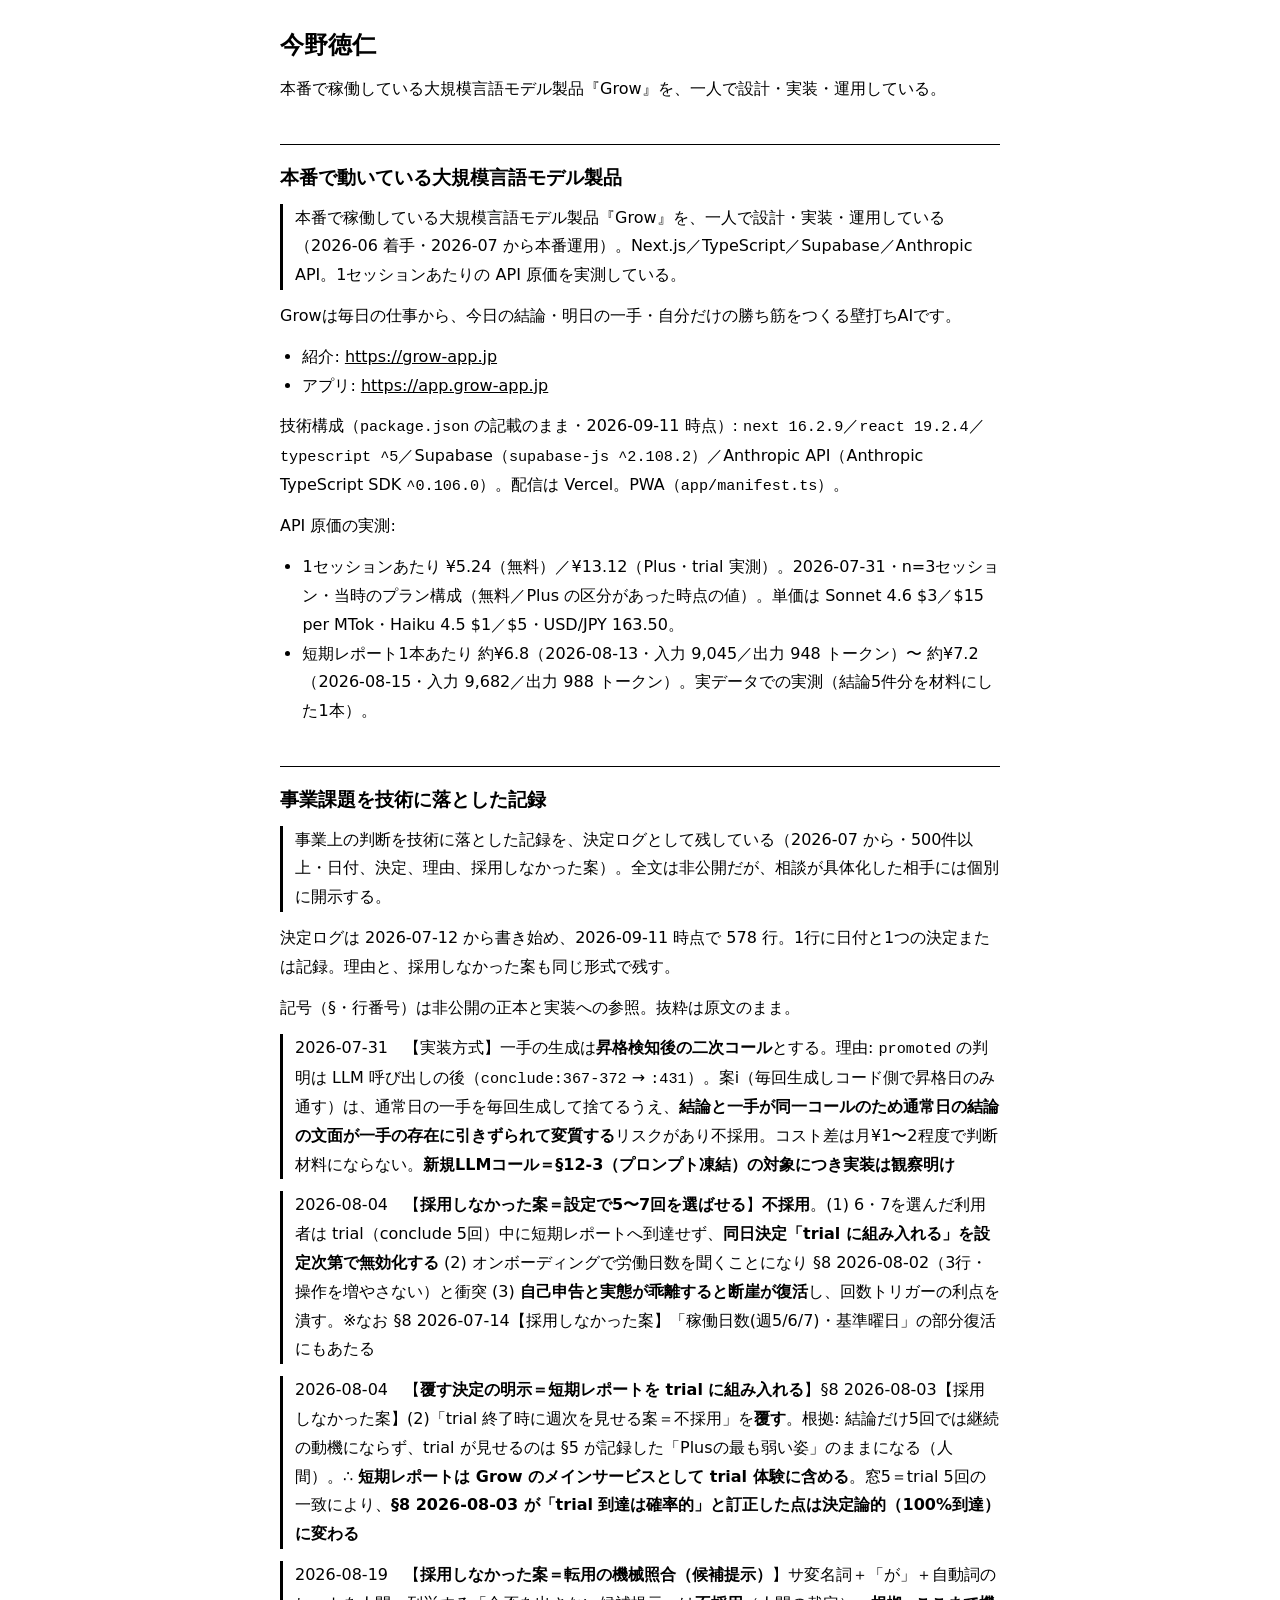
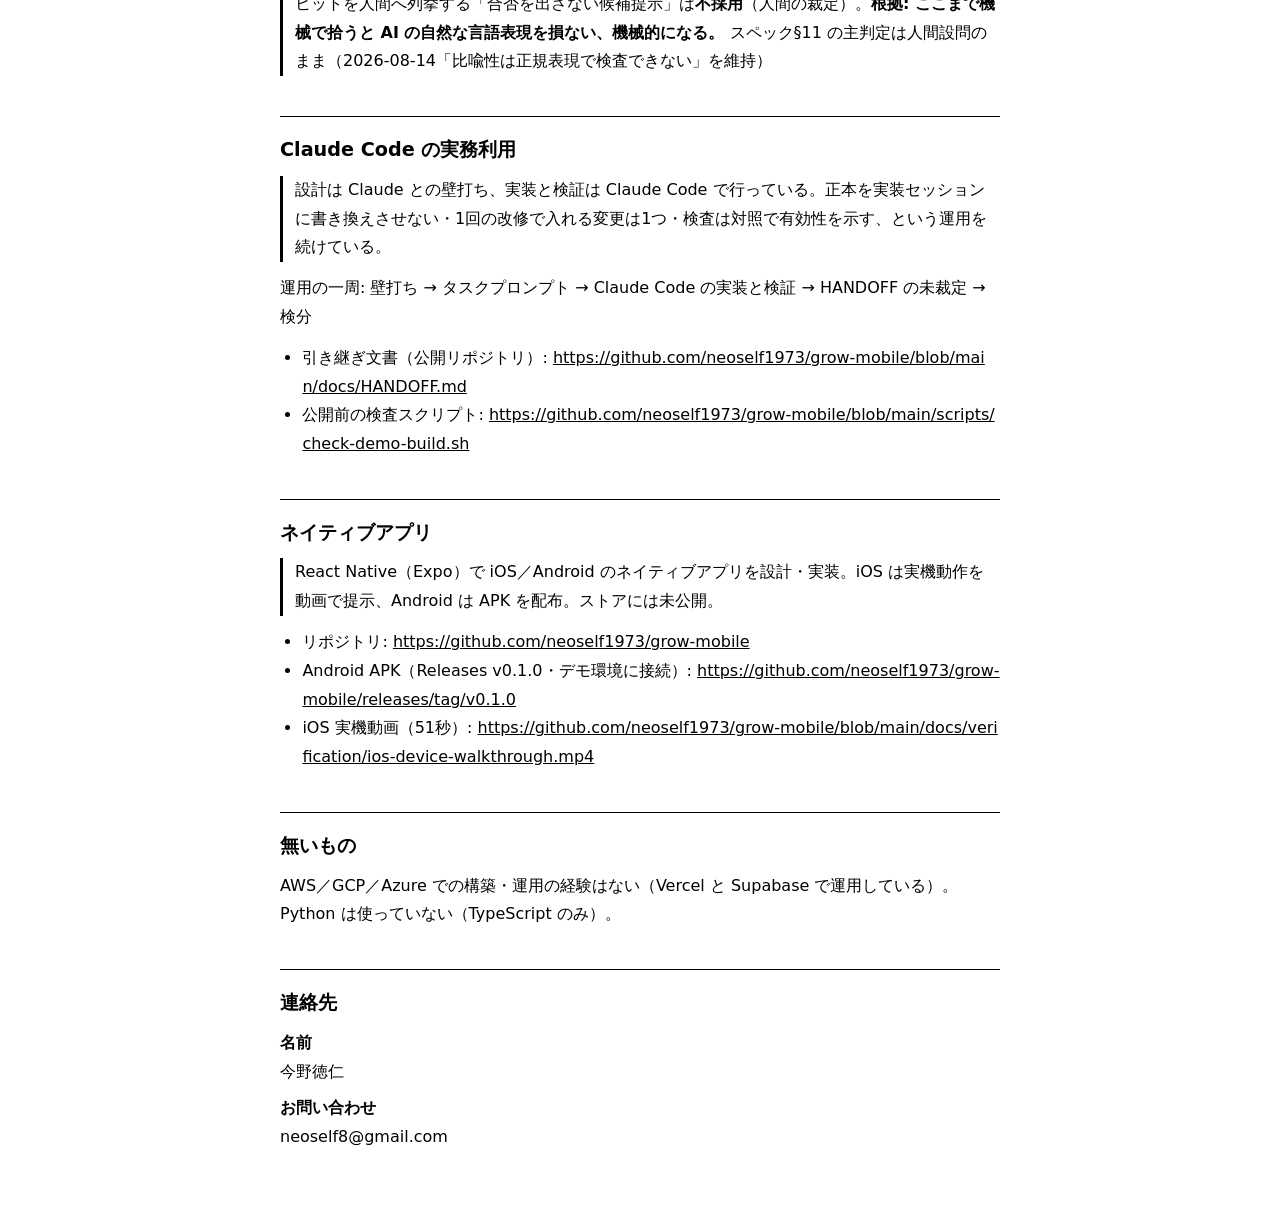
<file: index.html>
<!DOCTYPE html>
<html lang="ja">
<head>
<meta charset="utf-8">
<meta name="viewport" content="width=device-width, initial-scale=1">
<title>今野徳仁</title>
<style>
  html { background: #fff; color: #000; }
  body { margin: 0; padding: 24px 16px 64px; font-family: system-ui, -apple-system, "Hiragino Sans", "Noto Sans JP", sans-serif; font-size: 16px; line-height: 1.8; }
  main { max-width: 720px; margin: 0 auto; }
  h1 { font-size: 1.5rem; margin: 0 0 8px; }
  h2 { font-size: 1.2rem; margin: 40px 0 8px; padding-top: 16px; border-top: 1px solid #000; }
  p, ul, ol, dl { margin: 0 0 12px; }
  ul, ol { padding-left: 1.4em; }
  dt { font-weight: bold; }
  dd { margin: 0 0 8px; }
  a { color: #000; word-break: break-all; }
  blockquote { margin: 0 0 12px; padding: 0 0 0 12px; border-left: 3px solid #000; }
  code { font-family: ui-monospace, Menlo, monospace; font-size: 0.95em; }
  small { font-size: 0.9em; }
</style>
</head>
<body>
<main>

<h1>今野徳仁</h1>
<p>本番で稼働している大規模言語モデル製品『Grow』を、一人で設計・実装・運用している。</p>

<h2>本番で動いている大規模言語モデル製品</h2>
<blockquote><p>本番で稼働している大規模言語モデル製品『Grow』を、一人で設計・実装・運用している（2026-06 着手・2026-07 から本番運用）。Next.js／TypeScript／Supabase／Anthropic API。1セッションあたりの API 原価を実測している。</p></blockquote>
<p>Growは毎日の仕事から、今日の結論・明日の一手・自分だけの勝ち筋をつくる壁打ちAIです。</p>
<ul>
  <li>紹介: <a href="https://grow-app.jp">https://grow-app.jp</a></li>
  <li>アプリ: <a href="https://app.grow-app.jp">https://app.grow-app.jp</a></li>
</ul>
<p>技術構成（<code>package.json</code> の記載のまま・2026-09-11 時点）: <code>next 16.2.9</code>／<code>react 19.2.4</code>／<code>typescript ^5</code>／Supabase（<code>supabase-js ^2.108.2</code>）／Anthropic API（Anthropic TypeScript SDK <code>^0.106.0</code>）。配信は Vercel。PWA（<code>app/manifest.ts</code>）。</p>
<p>API 原価の実測:</p>
<ul>
  <li>1セッションあたり ¥5.24（無料）／¥13.12（Plus・trial 実測）。2026-07-31・n=3セッション・当時のプラン構成（無料／Plus の区分があった時点の値）。単価は Sonnet 4.6 $3／$15 per MTok・Haiku 4.5 $1／$5・USD/JPY 163.50。</li>
  <li>短期レポート1本あたり 約¥6.8（2026-08-13・入力 9,045／出力 948 トークン）〜 約¥7.2（2026-08-15・入力 9,682／出力 988 トークン）。実データでの実測（結論5件分を材料にした1本）。</li>
</ul>

<h2>事業課題を技術に落とした記録</h2>
<blockquote><p>事業上の判断を技術に落とした記録を、決定ログとして残している（2026-07 から・500件以上・日付、決定、理由、採用しなかった案）。全文は非公開だが、相談が具体化した相手には個別に開示する。</p></blockquote>
<p>決定ログは 2026-07-12 から書き始め、2026-09-11 時点で 578 行。1行に日付と1つの決定または記録。理由と、採用しなかった案も同じ形式で残す。</p>
<p>記号（§・行番号）は非公開の正本と実装への参照。抜粋は原文のまま。</p>
<blockquote><p>2026-07-31　【実装方式】一手の生成は<strong>昇格検知後の二次コール</strong>とする。理由: <code>promoted</code> の判明は LLM 呼び出しの後（<code>conclude:367-372</code> → <code>:431</code>）。案i（毎回生成しコード側で昇格日のみ通す）は、通常日の一手を毎回生成して捨てるうえ、<strong>結論と一手が同一コールのため通常日の結論の文面が一手の存在に引きずられて変質する</strong>リスクがあり不採用。コスト差は月¥1〜2程度で判断材料にならない。<strong>新規LLMコール＝§12-3（プロンプト凍結）の対象につき実装は観察明け</strong></p></blockquote>
<blockquote><p>2026-08-04　【<strong>採用しなかった案＝設定で5〜7回を選ばせる</strong>】<strong>不採用</strong>。(1) 6・7を選んだ利用者は trial（conclude 5回）中に短期レポートへ到達せず、<strong>同日決定「trial に組み入れる」を設定次第で無効化する</strong> (2) オンボーディングで労働日数を聞くことになり §8 2026-08-02（3行・操作を増やさない）と衝突 (3) <strong>自己申告と実態が乖離すると断崖が復活</strong>し、回数トリガーの利点を潰す。※なお §8 2026-07-14【採用しなかった案】「稼働日数(週5/6/7)・基準曜日」の部分復活にもあたる</p></blockquote>
<blockquote><p>2026-08-04　【<strong>覆す決定の明示＝短期レポートを trial に組み入れる</strong>】§8 2026-08-03【採用しなかった案】(2)「trial 終了時に週次を見せる案＝不採用」を<strong>覆す</strong>。根拠: 結論だけ5回では継続の動機にならず、trial が見せるのは §5 が記録した「Plusの最も弱い姿」のままになる（人間）。∴ <strong>短期レポートは Grow のメインサービスとして trial 体験に含める</strong>。窓5＝trial 5回の一致により、<strong>§8 2026-08-03 が「trial 到達は確率的」と訂正した点は決定論的（100%到達）に変わる</strong></p></blockquote>
<blockquote><p>2026-08-19　【<strong>採用しなかった案＝転用の機械照合（候補提示）</strong>】サ変名詞＋「が」＋自動詞のヒットを人間へ列挙する「合否を出さない候補提示」は<strong>不採用</strong>（人間の裁定）。<strong>根拠: ここまで機械で拾うと AI の自然な言語表現を損ない、機械的になる。</strong> スペック§11 の主判定は人間設問のまま（2026-08-14「比喩性は正規表現で検査できない」を維持）</p></blockquote>

<h2>Claude Code の実務利用</h2>
<blockquote><p>設計は Claude との壁打ち、実装と検証は Claude Code で行っている。正本を実装セッションに書き換えさせない・1回の改修で入れる変更は1つ・検査は対照で有効性を示す、という運用を続けている。</p></blockquote>
<p>運用の一周: 壁打ち → タスクプロンプト → Claude Code の実装と検証 → HANDOFF の未裁定 → 検分</p>
<ul>
  <li>引き継ぎ文書（公開リポジトリ）: <a href="https://github.com/neoself1973/grow-mobile/blob/main/docs/HANDOFF.md">https://github.com/neoself1973/grow-mobile/blob/main/docs/HANDOFF.md</a></li>
  <li>公開前の検査スクリプト: <a href="https://github.com/neoself1973/grow-mobile/blob/main/scripts/check-demo-build.sh">https://github.com/neoself1973/grow-mobile/blob/main/scripts/check-demo-build.sh</a></li>
</ul>

<h2>ネイティブアプリ</h2>
<blockquote><p>React Native（Expo）で iOS／Android のネイティブアプリを設計・実装。iOS は実機動作を動画で提示、Android は APK を配布。ストアには未公開。</p></blockquote>
<ul>
  <li>リポジトリ: <a href="https://github.com/neoself1973/grow-mobile">https://github.com/neoself1973/grow-mobile</a></li>
  <li>Android APK（Releases v0.1.0・デモ環境に接続）: <a href="https://github.com/neoself1973/grow-mobile/releases/tag/v0.1.0">https://github.com/neoself1973/grow-mobile/releases/tag/v0.1.0</a></li>
  <li>iOS 実機動画（51秒）: <a href="https://github.com/neoself1973/grow-mobile/blob/main/docs/verification/ios-device-walkthrough.mp4">https://github.com/neoself1973/grow-mobile/blob/main/docs/verification/ios-device-walkthrough.mp4</a></li>
</ul>

<h2>無いもの</h2>
<p>AWS／GCP／Azure での構築・運用の経験はない（Vercel と Supabase で運用している）。Python は使っていない（TypeScript のみ）。</p>

<h2>連絡先</h2>
<dl>
  <dt>名前</dt><dd>今野徳仁</dd>
  <dt>お問い合わせ</dt><dd>neoself8@gmail.com</dd>
</dl>

</main>
</body>
</html>
</file>
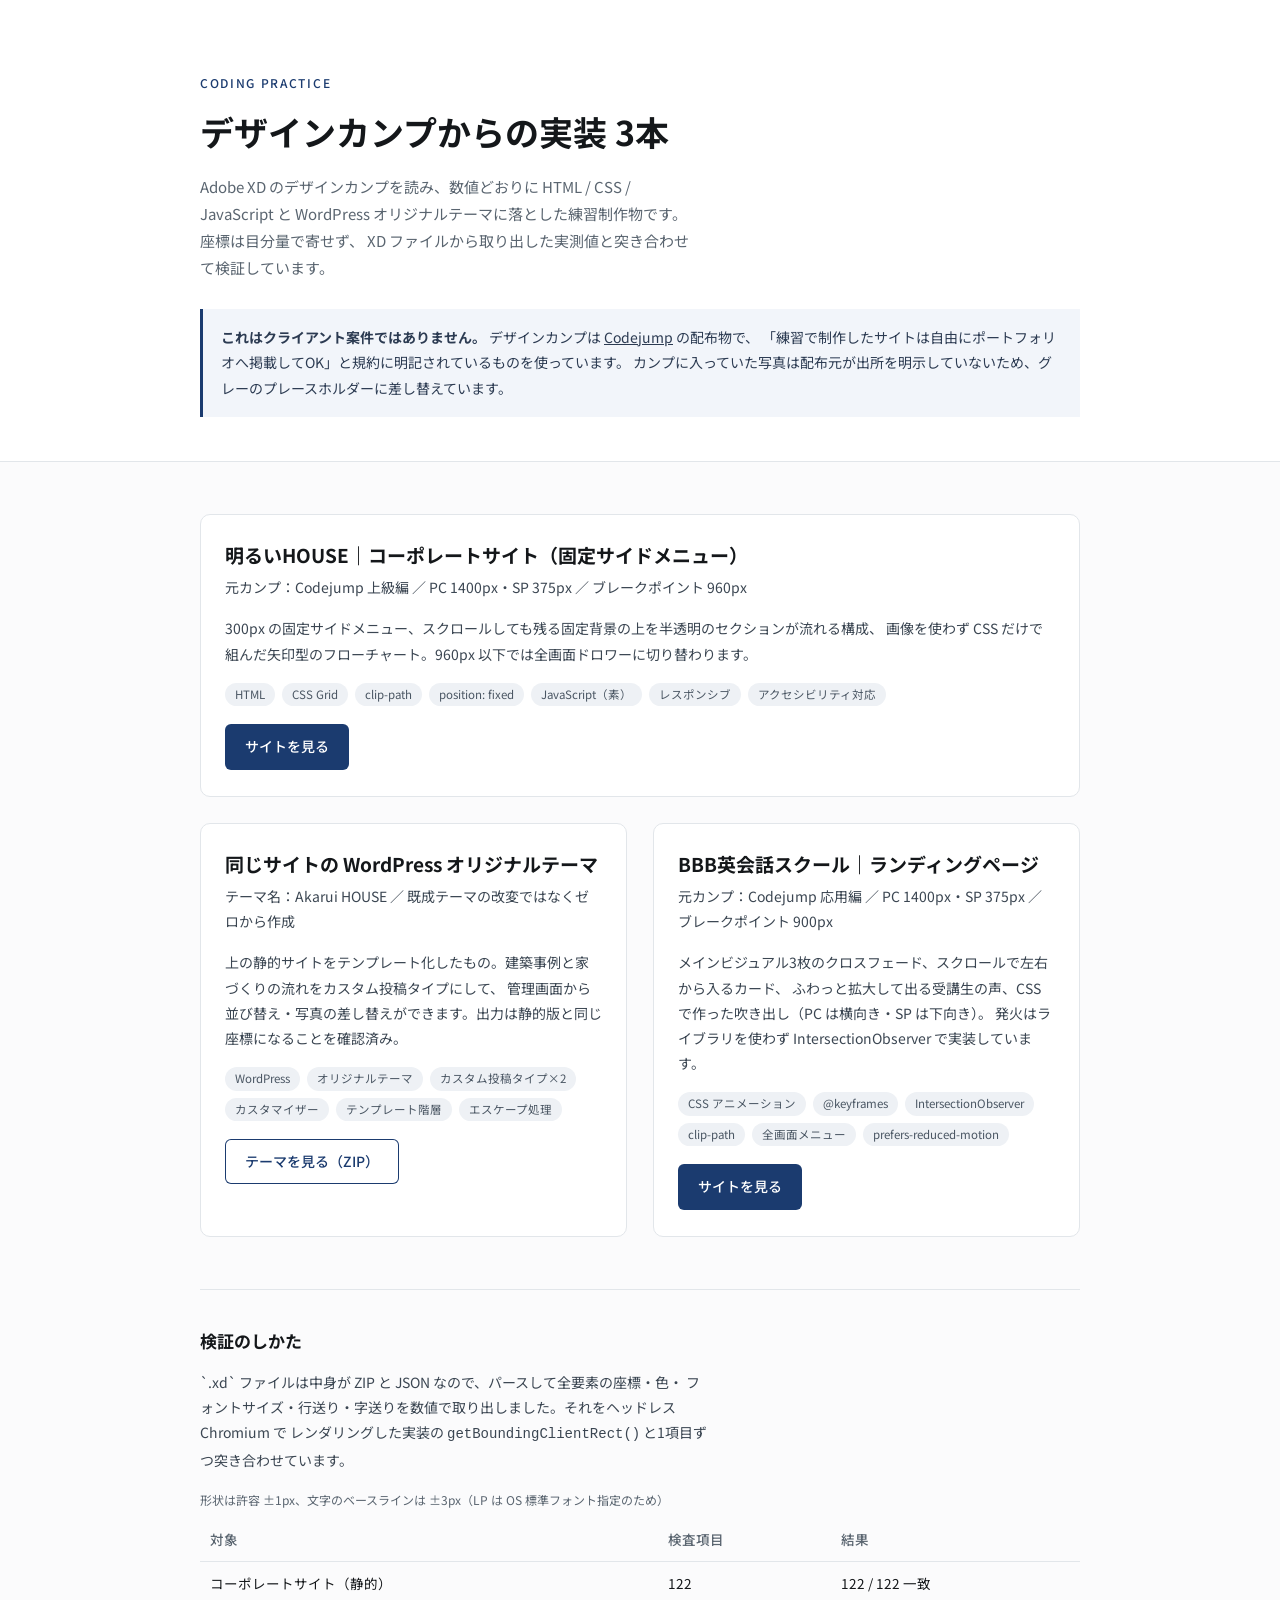
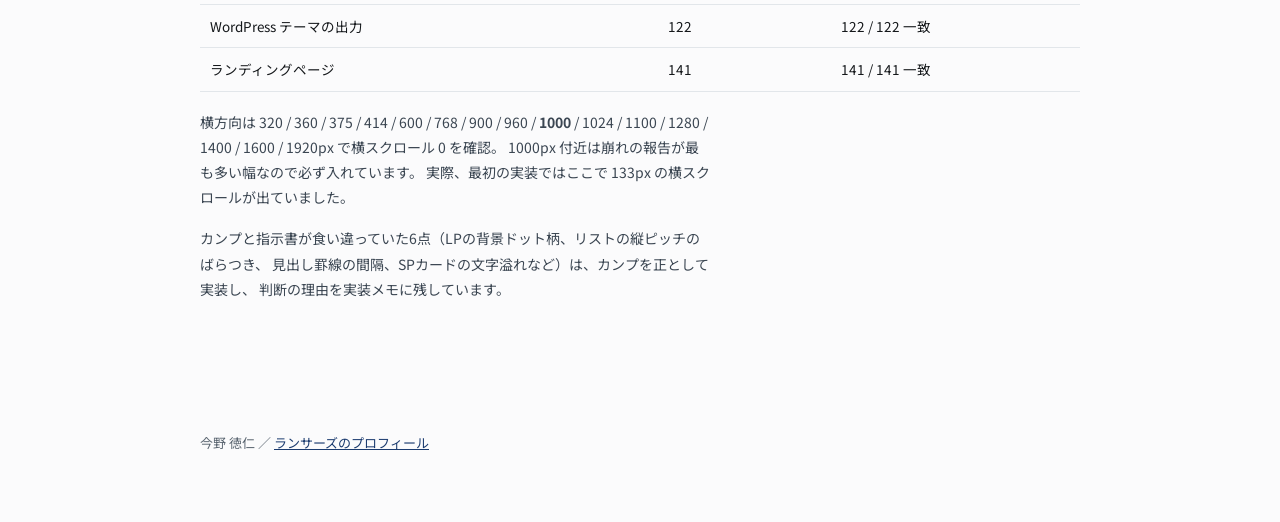
<file: works/index.html>
<!DOCTYPE html>
<html lang="ja">
<head>
<meta charset="UTF-8">
<meta name="viewport" content="width=device-width, initial-scale=1">
<title>コーディング練習制作 3本｜今野徳仁</title>
<meta name="description" content="Codejump 配布のデザインカンプ（Adobe XD）から実装した練習制作物。コーポレートサイト、WordPressオリジナルテーマ、ランディングページ。">
<meta name="robots" content="index,follow">
<link rel="preconnect" href="https://fonts.googleapis.com">
<link rel="preconnect" href="https://fonts.gstatic.com" crossorigin>
<link href="https://fonts.googleapis.com/css2?family=Noto+Sans+JP:wght@400;500;700&display=swap" rel="stylesheet">
<style>
  :root{
    --ink:#14171a; --sub:#5a6570; --line:#e2e6ea; --bg:#fbfbfc;
    --accent:#1b3b6f; --card:#ffffff;
  }
  *,*::before,*::after{box-sizing:border-box}
  body{
    margin:0;
    font-family:"Noto Sans JP","Hiragino Kaku Gothic ProN",Meiryo,sans-serif;
    color:var(--ink); background:var(--bg);
    line-height:1.8; -webkit-text-size-adjust:100%;
  }
  a{color:inherit}
  img{display:block;max-width:100%;height:auto}
  .wrap{max-width:920px;margin-inline:auto;padding:0 20px}

  header{padding-block:72px 44px;border-bottom:1px solid var(--line);background:var(--card)}
  .eyebrow{
    margin:0 0 14px; font-size:12px; font-weight:500; letter-spacing:.14em;
    color:var(--accent); text-transform:uppercase;
  }
  h1{margin:0 0 18px;font-size:clamp(24px,4.4vw,34px);line-height:1.4;font-weight:700}
  .lede{margin:0;max-width:62ch;font-size:15px;color:var(--sub)}

  .notice{
    margin:28px 0 0;padding:16px 18px;
    border-left:3px solid var(--accent);background:#f2f5fa;
    font-size:14px;color:#2c3b52;
  }
  .notice strong{font-weight:700}

  main{padding-block:52px 72px}
  .items{display:grid;gap:26px;margin:0;padding:0;list-style:none}
  .item{
    background:var(--card);border:1px solid var(--line);border-radius:10px;
    padding:26px 24px;
  }
  .item h2{margin:0 0 6px;font-size:19px;line-height:1.5;font-weight:700}
  .item__src{margin:0 0 14px;font-size:12px;color:var(--sub)}
  .item p{margin:0 0 16px;font-size:14px;color:#3b4652}
  .tags{display:flex;flex-wrap:wrap;gap:7px;margin:0 0 18px;padding:0;list-style:none}
  .tags li{
    font-size:11.5px;line-height:1;padding:6px 10px;border-radius:99px;
    background:#eef1f5;color:#4a5663;
  }
  .actions{display:flex;flex-wrap:wrap;gap:10px}
  .btn{
    display:inline-block;padding:10px 20px;border-radius:6px;
    font-size:14px;font-weight:500;text-decoration:none;
    background:var(--accent);color:#fff;transition:opacity .2s;
  }
  .btn--ghost{background:transparent;color:var(--accent);box-shadow:inset 0 0 0 1px var(--accent)}
  .btn:hover{opacity:.82}

  .check{margin-top:52px;padding-top:36px;border-top:1px solid var(--line)}
  .check h2{margin:0 0 14px;font-size:17px;font-weight:700}
  .check p{margin:0 0 16px;font-size:14px;color:#3b4652;max-width:64ch}
  table{width:100%;border-collapse:collapse;font-size:13.5px}
  caption{text-align:left;font-size:12px;color:var(--sub);padding-bottom:8px}
  th,td{padding:9px 10px;border-bottom:1px solid var(--line);text-align:left}
  th{font-weight:500;color:var(--sub);white-space:nowrap}
  td.num{font-variant-numeric:tabular-nums;white-space:nowrap}

  footer{padding-block:28px 56px;font-size:13px;color:var(--sub)}
  footer a{color:var(--accent)}

  @media (min-width:700px){
    .items{grid-template-columns:repeat(2,1fr)}
    .item:first-child{grid-column:1 / -1}
  }
</style>
</head>
<body>

<header>
  <div class="wrap">
    <p class="eyebrow">Coding practice</p>
    <h1>デザインカンプからの実装 3本</h1>
    <p class="lede">Adobe XD のデザインカンプを読み、数値どおりに HTML / CSS / JavaScript と
    WordPress オリジナルテーマに落とした練習制作物です。座標は目分量で寄せず、
    XD ファイルから取り出した実測値と突き合わせて検証しています。</p>
    <p class="notice"><strong>これはクライアント案件ではありません。</strong>
    デザインカンプは <a href="https://code-jump.com/xd-public/">Codejump</a> の配布物で、
    「練習で制作したサイトは自由にポートフォリオへ掲載してOK」と規約に明記されているものを使っています。
    カンプに入っていた写真は配布元が出所を明示していないため、グレーのプレースホルダーに差し替えています。</p>
  </div>
</header>

<main>
  <div class="wrap">
    <ul class="items">

      <li class="item">
        <h2>明るいHOUSE｜コーポレートサイト（固定サイドメニュー）</h2>
        <p class="item__src">元カンプ：Codejump 上級編 ／ PC 1400px・SP 375px ／ ブレークポイント 960px</p>
        <p>300px の固定サイドメニュー、スクロールしても残る固定背景の上を半透明のセクションが流れる構成、
        画像を使わず CSS だけで組んだ矢印型のフローチャート。960px 以下では全画面ドロワーに切り替わります。</p>
        <ul class="tags">
          <li>HTML</li><li>CSS Grid</li><li>clip-path</li><li>position: fixed</li>
          <li>JavaScript（素）</li><li>レスポンシブ</li><li>アクセシビリティ対応</li>
        </ul>
        <div class="actions">
          <a class="btn" href="corporate3/">サイトを見る</a>
        </div>
      </li>

      <li class="item">
        <h2>同じサイトの WordPress オリジナルテーマ</h2>
        <p class="item__src">テーマ名：Akarui HOUSE ／ 既成テーマの改変ではなくゼロから作成</p>
        <p>上の静的サイトをテンプレート化したもの。建築事例と家づくりの流れをカスタム投稿タイプにして、
        管理画面から並び替え・写真の差し替えができます。出力は静的版と同じ座標になることを確認済み。</p>
        <ul class="tags">
          <li>WordPress</li><li>オリジナルテーマ</li><li>カスタム投稿タイプ×2</li>
          <li>カスタマイザー</li><li>テンプレート階層</li><li>エスケープ処理</li>
        </ul>
        <div class="actions">
          <a class="btn btn--ghost" href="akarui-house.zip">テーマを見る（ZIP）</a>
        </div>
      </li>

      <li class="item">
        <h2>BBB英会話スクール｜ランディングページ</h2>
        <p class="item__src">元カンプ：Codejump 応用編 ／ PC 1400px・SP 375px ／ ブレークポイント 900px</p>
        <p>メインビジュアル3枚のクロスフェード、スクロールで左右から入るカード、
        ふわっと拡大して出る受講生の声、CSS で作った吹き出し（PC は横向き・SP は下向き）。
        発火はライブラリを使わず IntersectionObserver で実装しています。</p>
        <ul class="tags">
          <li>CSS アニメーション</li><li>@keyframes</li><li>IntersectionObserver</li>
          <li>clip-path</li><li>全画面メニュー</li><li>prefers-reduced-motion</li>
        </ul>
        <div class="actions">
          <a class="btn" href="lp/">サイトを見る</a>
        </div>
      </li>

    </ul>

    <section class="check">
      <h2>検証のしかた</h2>
      <p>`.xd` ファイルは中身が ZIP と JSON なので、パースして全要素の座標・色・
      フォントサイズ・行送り・字送りを数値で取り出しました。それをヘッドレス Chromium で
      レンダリングした実装の <code>getBoundingClientRect()</code> と1項目ずつ突き合わせています。</p>
      <table>
        <caption>形状は許容 ±1px、文字のベースラインは ±3px（LP は OS 標準フォント指定のため）</caption>
        <thead>
          <tr><th>対象</th><th>検査項目</th><th>結果</th></tr>
        </thead>
        <tbody>
          <tr><td>コーポレートサイト（静的）</td><td class="num">122</td><td class="num">122 / 122 一致</td></tr>
          <tr><td>WordPress テーマの出力</td><td class="num">122</td><td class="num">122 / 122 一致</td></tr>
          <tr><td>ランディングページ</td><td class="num">141</td><td class="num">141 / 141 一致</td></tr>
        </tbody>
      </table>
      <p style="margin-top:18px">横方向は 320 / 360 / 375 / 414 / 600 / 768 / 900 / 960 /
      <strong>1000</strong> / 1024 / 1100 / 1280 / 1400 / 1600 / 1920px で横スクロール 0 を確認。
      1000px 付近は崩れの報告が最も多い幅なので必ず入れています。
      実際、最初の実装ではここで 133px の横スクロールが出ていました。</p>
      <p>カンプと指示書が食い違っていた6点（LPの背景ドット柄、リストの縦ピッチのばらつき、
      見出し罫線の間隔、SPカードの文字溢れなど）は、カンプを正として実装し、
      判断の理由を実装メモに残しています。</p>
    </section>
  </div>
</main>

<footer>
  <div class="wrap">
    <p>今野 徳仁 ／ <a href="https://www.lancers.jp/profile/pantarhei">ランサーズのプロフィール</a></p>
  </div>
</footer>

</body>
</html>
</file>
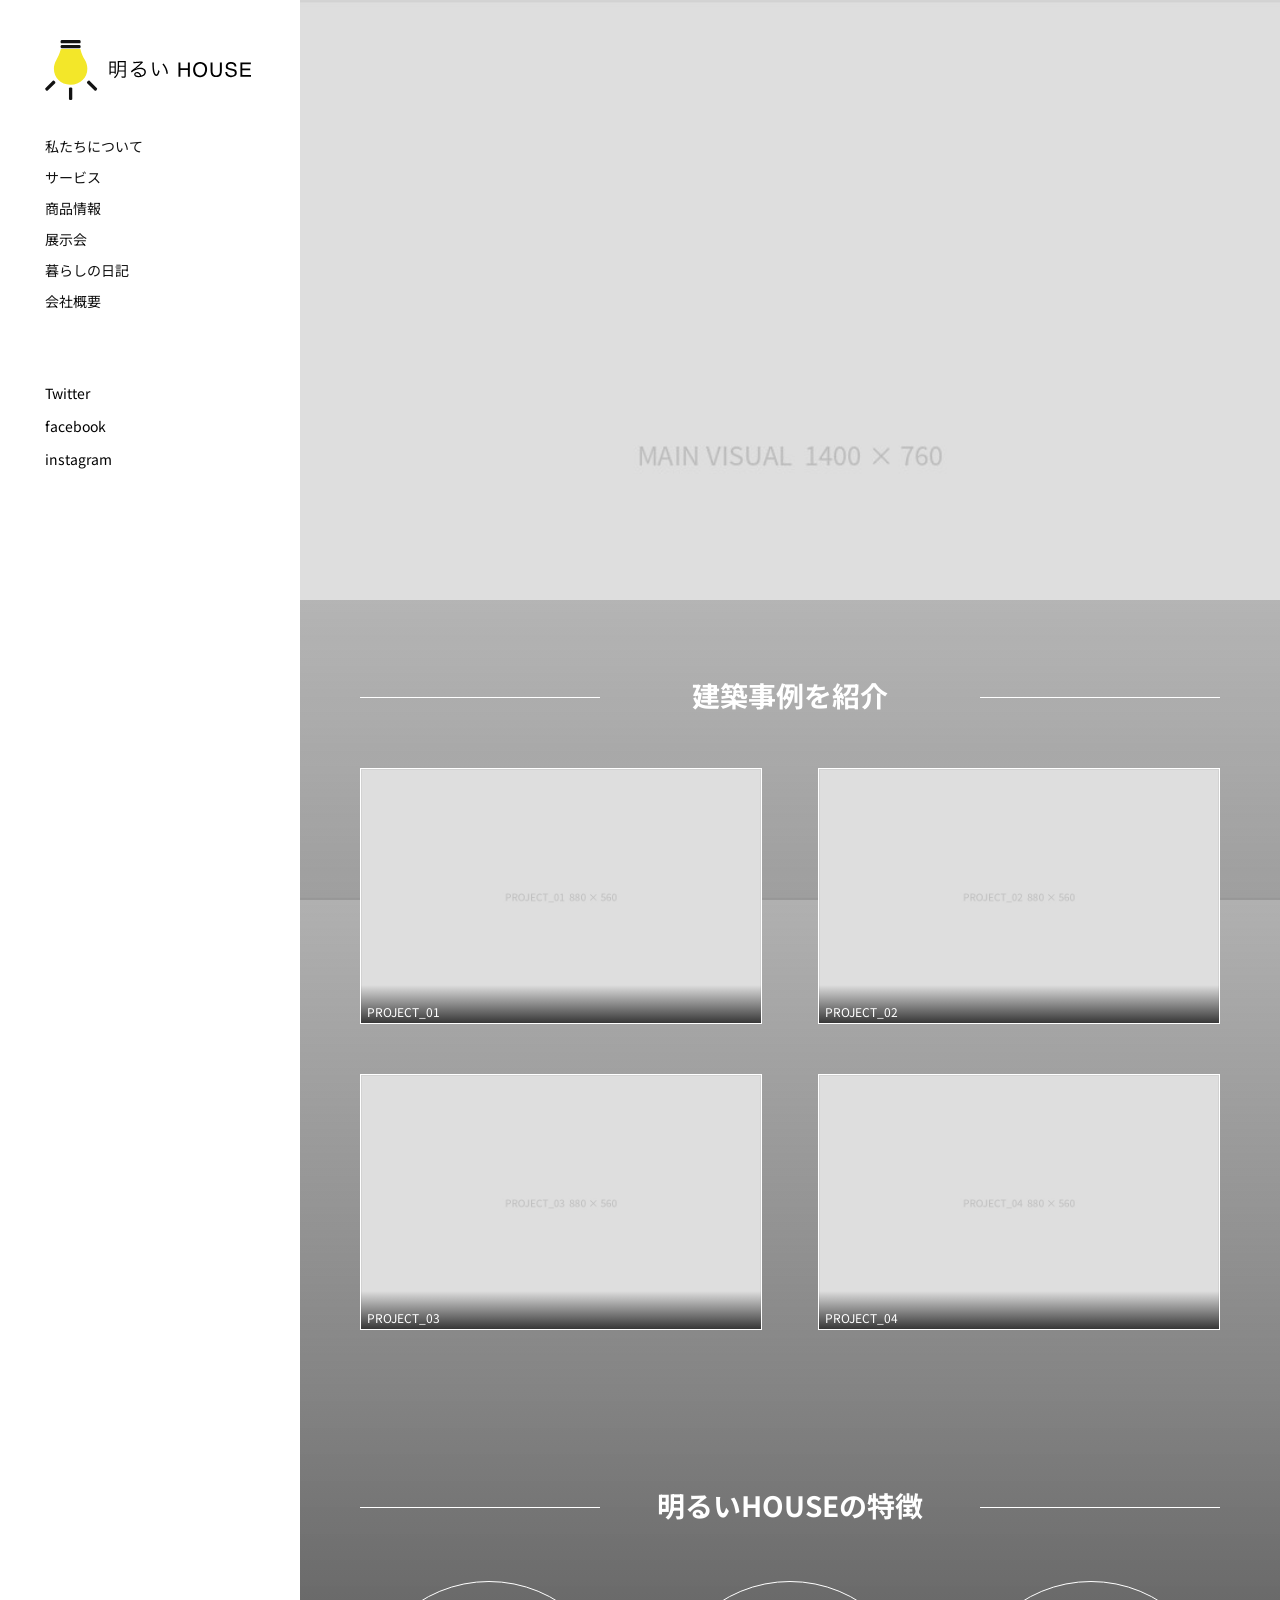
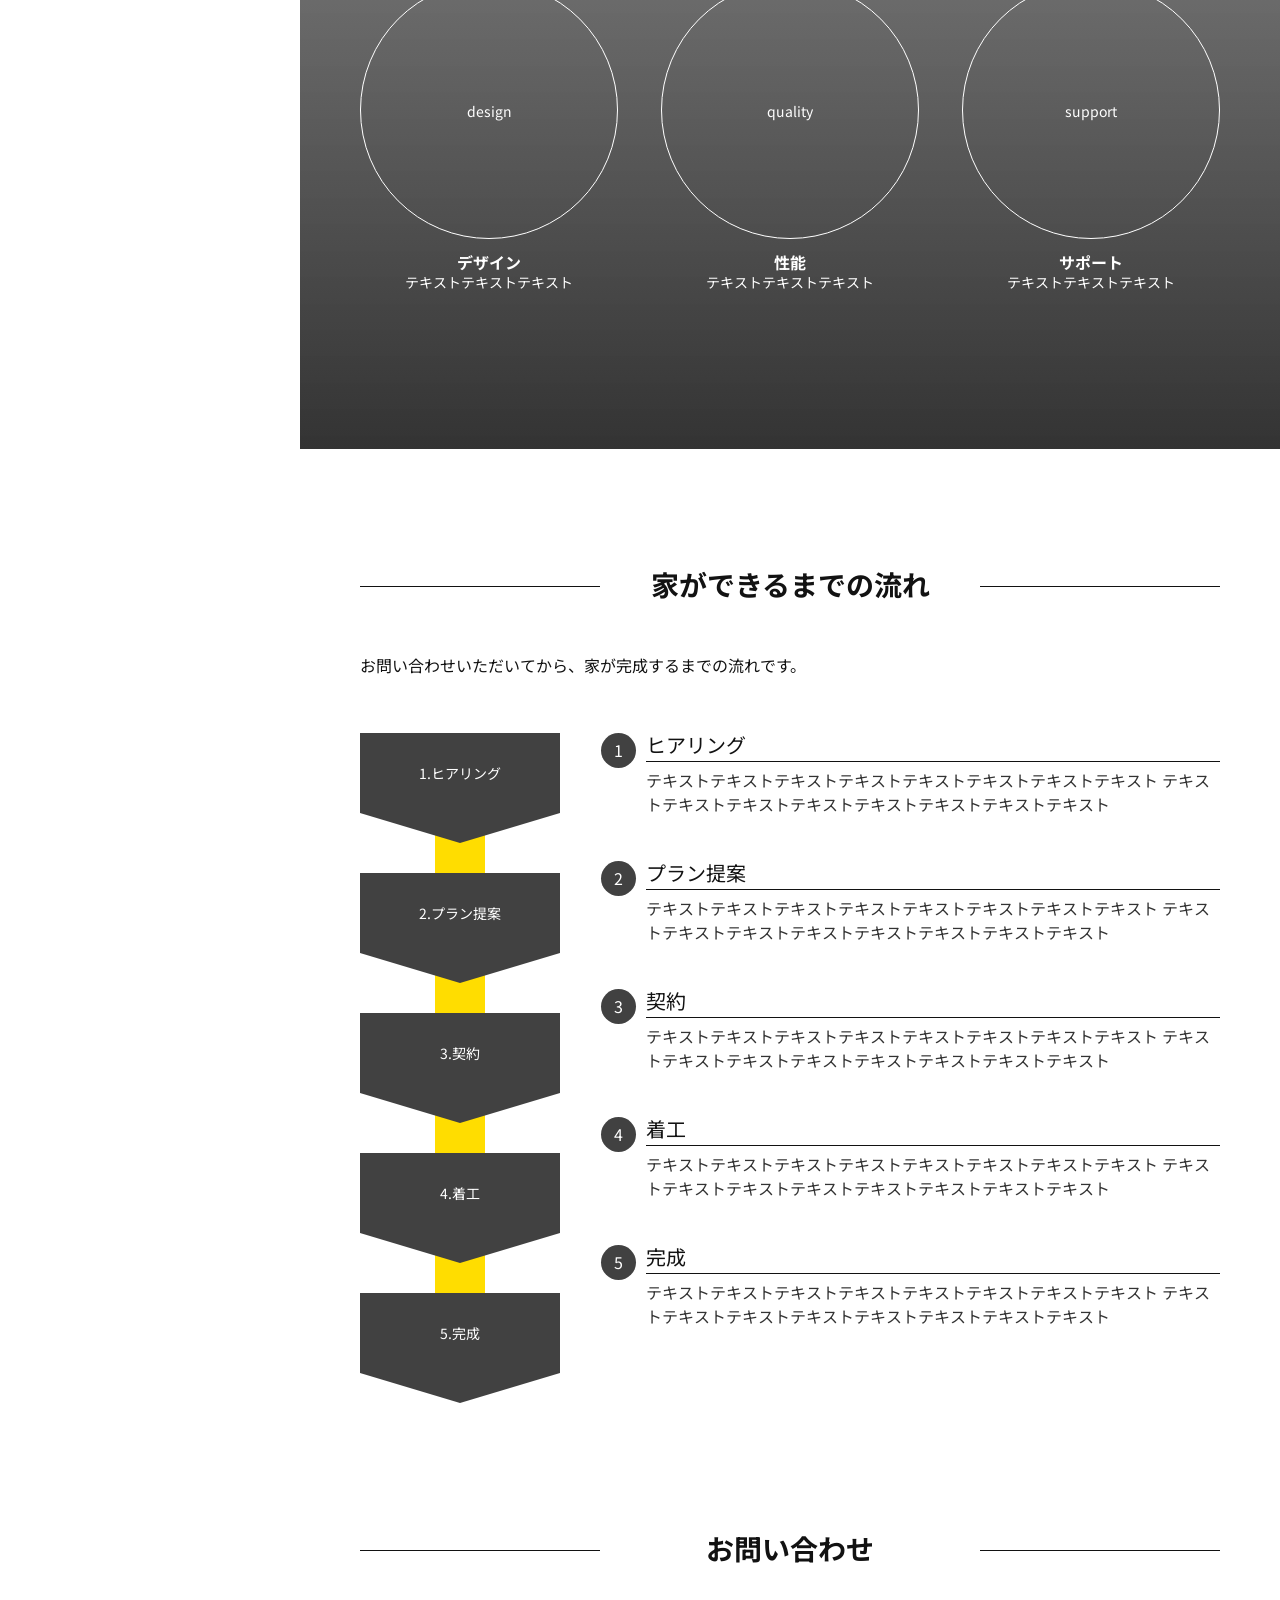
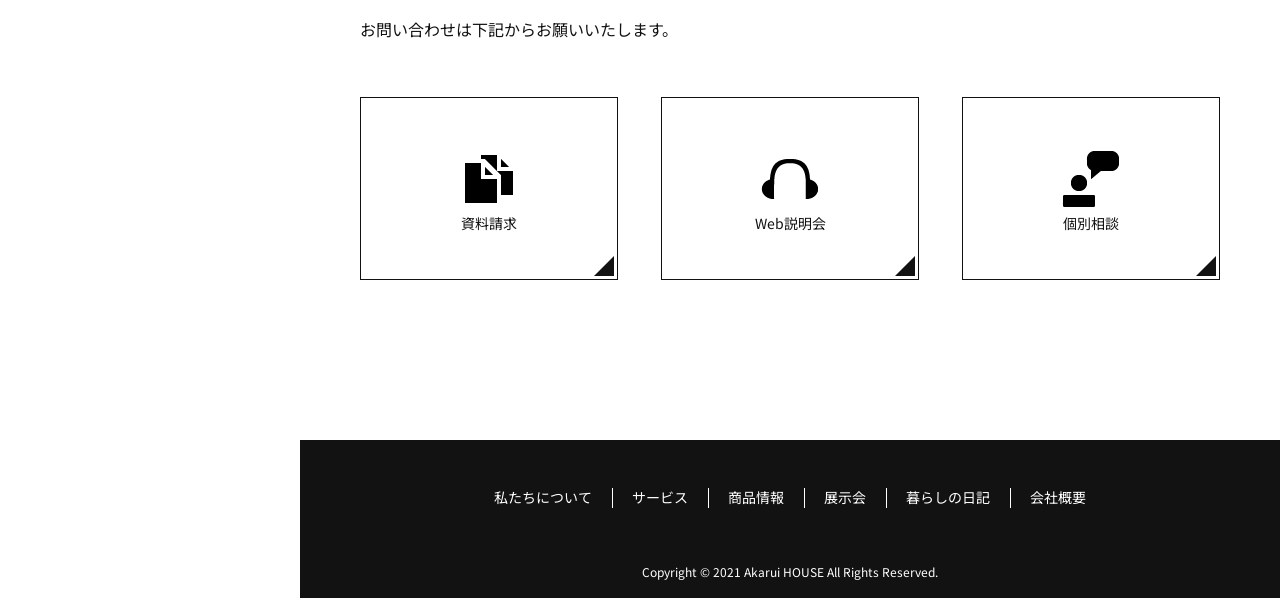
<file: works/corporate3/index.html>
<!DOCTYPE html>
<html lang="ja">
<head>
<meta charset="UTF-8">
<meta name="viewport" content="width=device-width, initial-scale=1">
<title>明るいHOUSE｜自然光でつくる、明るい住まい</title>
<meta name="description" content="明るいHOUSEは、自然光の設計を軸にした住宅を手がける工務店です。建築事例、家ができるまでの流れ、資料請求のご案内。">
<link rel="preconnect" href="https://fonts.googleapis.com">
<link rel="preconnect" href="https://fonts.gstatic.com" crossorigin>
<link href="https://fonts.googleapis.com/css2?family=Noto+Sans+JP:wght@400;700&display=swap" rel="stylesheet">
<link rel="stylesheet" href="css/style.css">
</head>
<body>

<a class="skip-link" href="#main">本文へスキップ</a>

<!-- ======== 固定サイドメニュー（PC）／固定ヘッダー（SP） ======== -->
<header class="sidebar" id="sidebar">
  <div class="sidebar__head">
    <p class="logo">
      <a href="#top" aria-label="明るいHOUSE ホーム">
        <img src="img/logo.svg" alt="明るいHOUSE" width="206" height="60">
      </a>
    </p>
    <button class="hamburger" id="hamburger" type="button"
            aria-controls="drawer" aria-expanded="false" aria-label="メニューを開く">
      <span class="hamburger__bar"></span>
      <span class="hamburger__bar"></span>
      <span class="hamburger__bar"></span>
    </button>
  </div>

  <div class="sidebar__body" id="drawer">
    <nav class="gnav" aria-label="メインメニュー">
      <ul class="gnav__list">
        <li><a href="#about">私たちについて</a></li>
        <li><a href="#service">サービス</a></li>
        <li><a href="#product">商品情報</a></li>
        <li><a href="#exhibition">展示会</a></li>
        <li><a href="#diary">暮らしの日記</a></li>
        <li><a href="#company">会社概要</a></li>
      </ul>
    </nav>
    <nav class="snsnav" aria-label="ソーシャルメディア">
      <ul class="snsnav__list">
        <li><a href="#twitter">Twitter</a></li>
        <li><a href="#facebook">facebook</a></li>
        <li><a href="#instagram">instagram</a></li>
      </ul>
    </nav>
  </div>
</header>

<!-- ======== メインカラム ======== -->
<div class="wrapper" id="top">

  <!-- 固定背景（スクロールで下のセクションが重なる） -->
  <div class="backdrop" aria-hidden="true"></div>

  <main id="main">

    <!-- ---- メインビジュアル ---- -->
    <section class="mainvisual" aria-label="メインビジュアル"></section>

    <!-- ---- 建築事例／特徴（背景が透過するダークゾーン） ---- -->
    <div class="darkzone">

      <section class="works" id="works">
        <div class="container">
          <h2 class="sec-title sec-title--light">建築事例を紹介</h2>
          <ul class="works__list">
            <li class="card">
              <a class="card__link" href="#project01">
                <img class="card__img" src="img/project1.jpg" alt="木の外壁と大きな窓をもつ2階建て住宅" width="880" height="560" loading="lazy">
                <span class="card__label">PROJECT_01</span>
              </a>
            </li>
            <li class="card">
              <a class="card__link" href="#project02">
                <img class="card__img" src="img/project2.jpg" alt="白い箱型の外観に植栽を配した平屋" width="880" height="560" loading="lazy">
                <span class="card__label">PROJECT_02</span>
              </a>
            </li>
            <li class="card">
              <a class="card__link" href="#project03">
                <img class="card__img" src="img/project3.jpg" alt="白壁とスリット窓で構成した3層の住宅" width="880" height="560" loading="lazy">
                <span class="card__label">PROJECT_03</span>
              </a>
            </li>
            <li class="card">
              <a class="card__link" href="#project04">
                <img class="card__img" src="img/project4.jpg" alt="片持ちの2階が張り出した白い住宅" width="880" height="560" loading="lazy">
                <span class="card__label">PROJECT_04</span>
              </a>
            </li>
          </ul>
        </div>
      </section>

      <section class="features" id="features">
        <div class="container">
          <h2 class="sec-title sec-title--light">明るいHOUSEの特徴</h2>
          <ul class="features__list">
            <li class="feature">
              <a class="feature__circle" href="#design"><span class="feature__en">design</span></a>
              <h3 class="feature__name">デザイン</h3>
              <p class="feature__text">テキストテキストテキスト</p>
            </li>
            <li class="feature">
              <a class="feature__circle" href="#quality"><span class="feature__en">quality</span></a>
              <h3 class="feature__name">性能</h3>
              <p class="feature__text">テキストテキストテキスト</p>
            </li>
            <li class="feature">
              <a class="feature__circle" href="#support"><span class="feature__en">support</span></a>
              <h3 class="feature__name">サポート</h3>
              <p class="feature__text">テキストテキストテキスト</p>
            </li>
          </ul>
        </div>
      </section>

    </div><!-- /.darkzone -->

    <!-- ---- 家ができるまでの流れ ---- -->
    <section class="flow" id="flow">
      <div class="container">
        <h2 class="sec-title">家ができるまでの流れ</h2>
        <p class="flow__lead">お問い合わせいただいてから、家が完成するまでの流れです。</p>

        <div class="flow__body">
          <ol class="steps" aria-label="家ができるまでの5ステップ">
            <li class="step"><span class="step__label">1.ヒアリング</span></li>
            <li class="step"><span class="step__label">2.プラン提案</span></li>
            <li class="step"><span class="step__label">3.契約</span></li>
            <li class="step"><span class="step__label">4.着工</span></li>
            <li class="step"><span class="step__label">5.完成</span></li>
          </ol>

          <ol class="details">
            <li class="detail">
              <h3 class="detail__title"><span class="detail__num">1</span>ヒアリング</h3>
              <p class="detail__text">テキストテキストテキストテキストテキストテキストテキストテキスト テキストテキストテキストテキストテキストテキストテキストテキスト</p>
            </li>
            <li class="detail">
              <h3 class="detail__title"><span class="detail__num">2</span>プラン提案</h3>
              <p class="detail__text">テキストテキストテキストテキストテキストテキストテキストテキスト テキストテキストテキストテキストテキストテキストテキストテキスト</p>
            </li>
            <li class="detail">
              <h3 class="detail__title"><span class="detail__num">3</span>契約</h3>
              <p class="detail__text">テキストテキストテキストテキストテキストテキストテキストテキスト テキストテキストテキストテキストテキストテキストテキストテキスト</p>
            </li>
            <li class="detail">
              <h3 class="detail__title"><span class="detail__num">4</span>着工</h3>
              <p class="detail__text">テキストテキストテキストテキストテキストテキストテキストテキスト テキストテキストテキストテキストテキストテキストテキストテキスト</p>
            </li>
            <li class="detail">
              <h3 class="detail__title"><span class="detail__num">5</span>完成</h3>
              <p class="detail__text">テキストテキストテキストテキストテキストテキストテキストテキスト テキストテキストテキストテキストテキストテキストテキストテキスト</p>
            </li>
          </ol>
        </div>
      </div>
    </section>

    <!-- ---- お問い合わせ ---- -->
    <section class="contact" id="contact">
      <div class="container">
        <h2 class="sec-title">お問い合わせ</h2>
        <p class="contact__lead">お問い合わせは下記からお願いいたします。</p>
        <ul class="contact__list">
          <li>
            <a class="cbox" href="#document">
              <img class="cbox__icon" src="img/icon-document.png" alt="" width="64" height="64" loading="lazy">
              <span class="cbox__name">資料請求</span>
            </a>
          </li>
          <li>
            <a class="cbox" href="#seminar">
              <img class="cbox__icon" src="img/icon-seminar.png" alt="" width="64" height="64" loading="lazy">
              <span class="cbox__name">Web説明会</span>
            </a>
          </li>
          <li>
            <a class="cbox" href="#talk">
              <img class="cbox__icon" src="img/icon-talk.png" alt="" width="64" height="64" loading="lazy">
              <span class="cbox__name">個別相談</span>
            </a>
          </li>
        </ul>
      </div>
    </section>

  </main>

  <!-- ---- フッター ---- -->
  <footer class="footer">
    <nav class="fnav" aria-label="フッターメニュー">
      <ul class="fnav__list">
        <li><a href="#about">私たちについて</a></li>
        <li><a href="#service">サービス</a></li>
        <li><a href="#product">商品情報</a></li>
        <li><a href="#exhibition">展示会</a></li>
        <li><a href="#diary">暮らしの日記</a></li>
        <li><a href="#company">会社概要</a></li>
      </ul>
    </nav>
    <p class="copyright">Copyright &copy; 2021 Akarui HOUSE All Rights Reserved.</p>
  </footer>

</div><!-- /.wrapper -->

<a class="totop" id="totop" href="#top" aria-label="ページ上部へ戻る"></a>

<script src="js/script.js"></script>
</body>
</html>
</file>
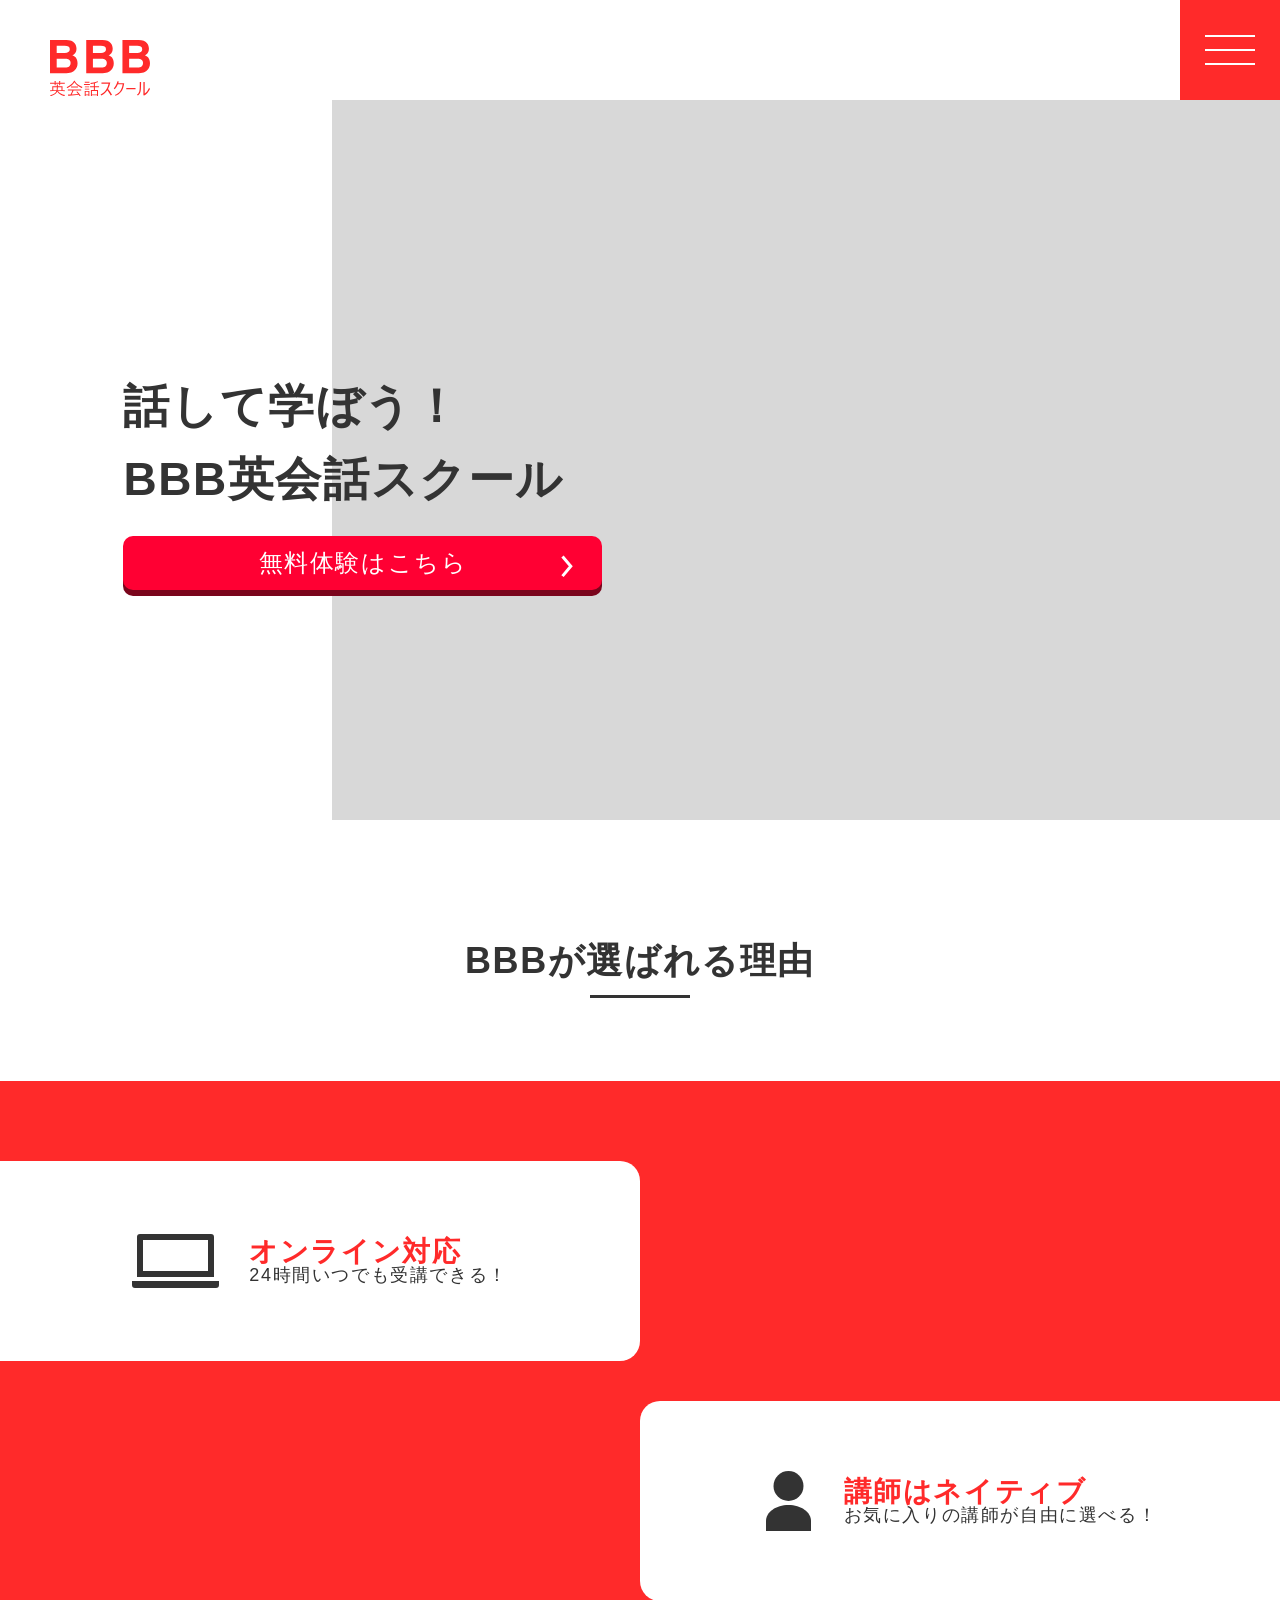
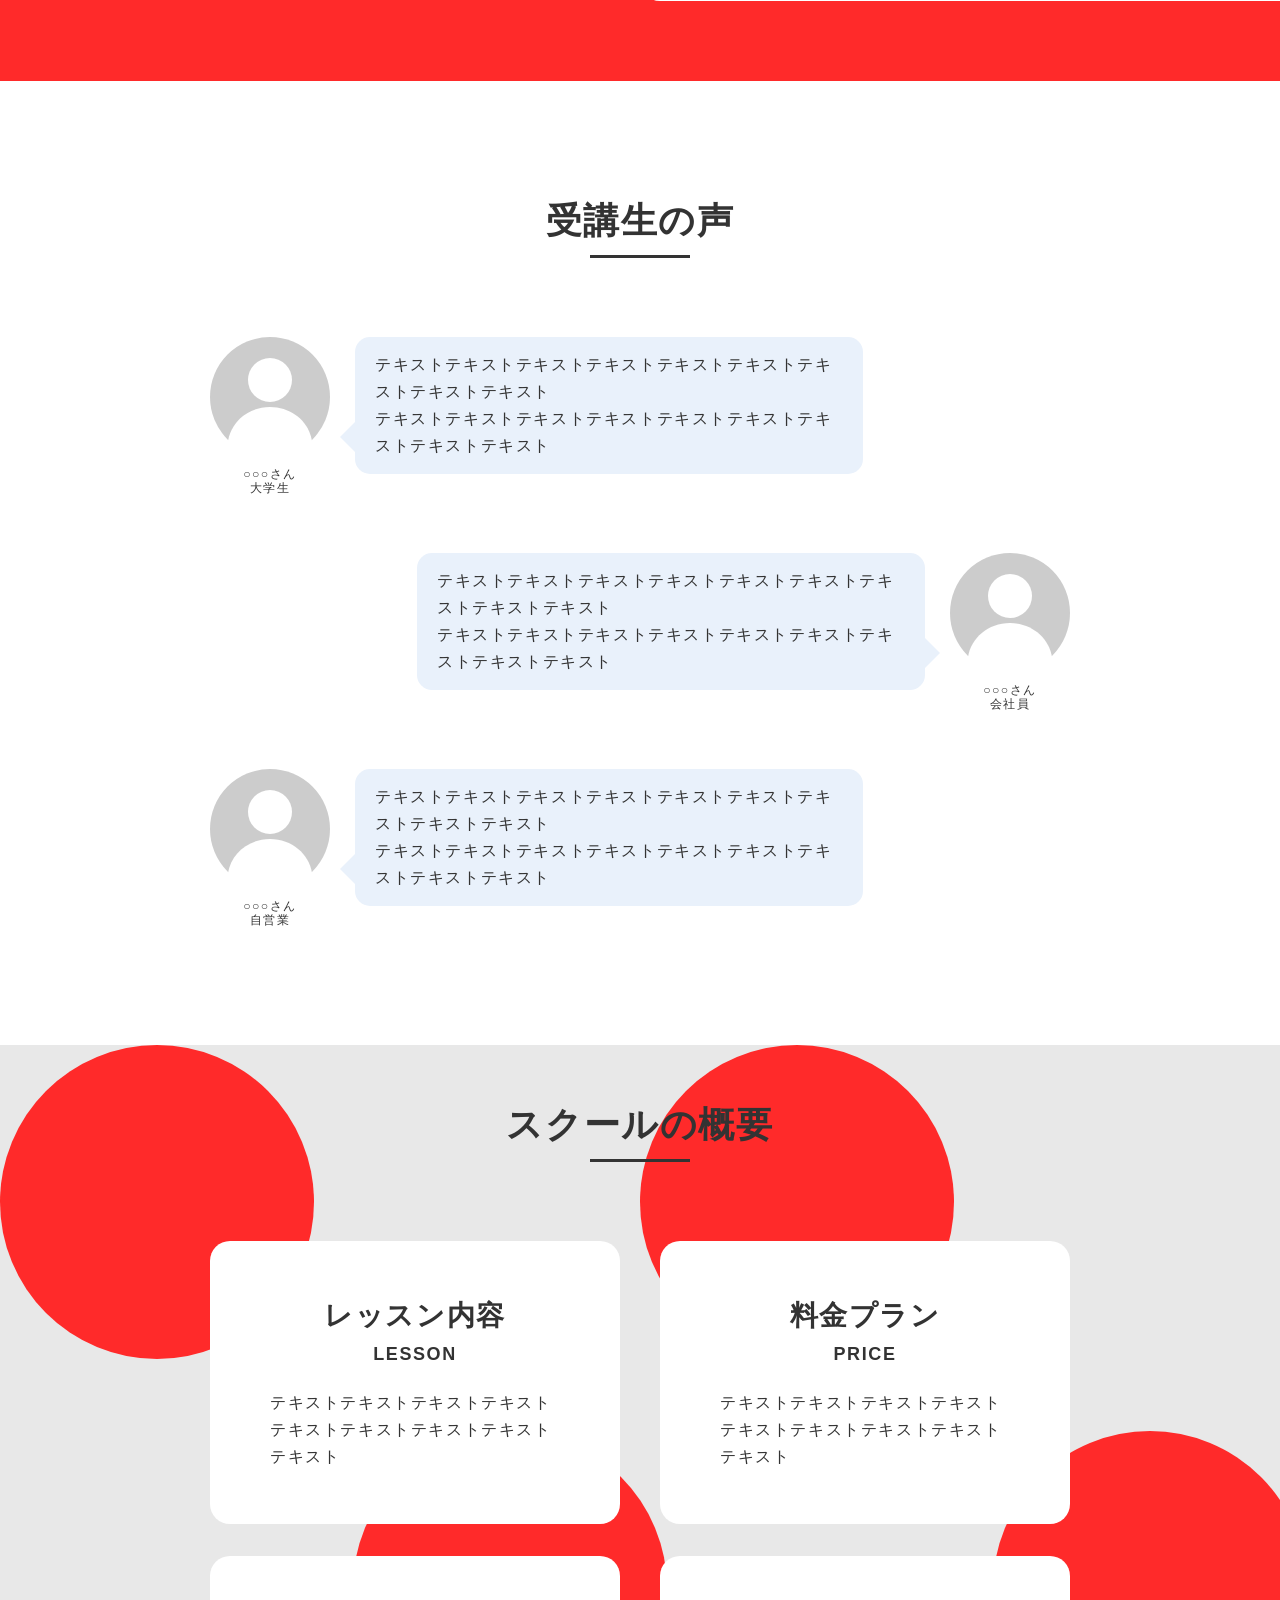
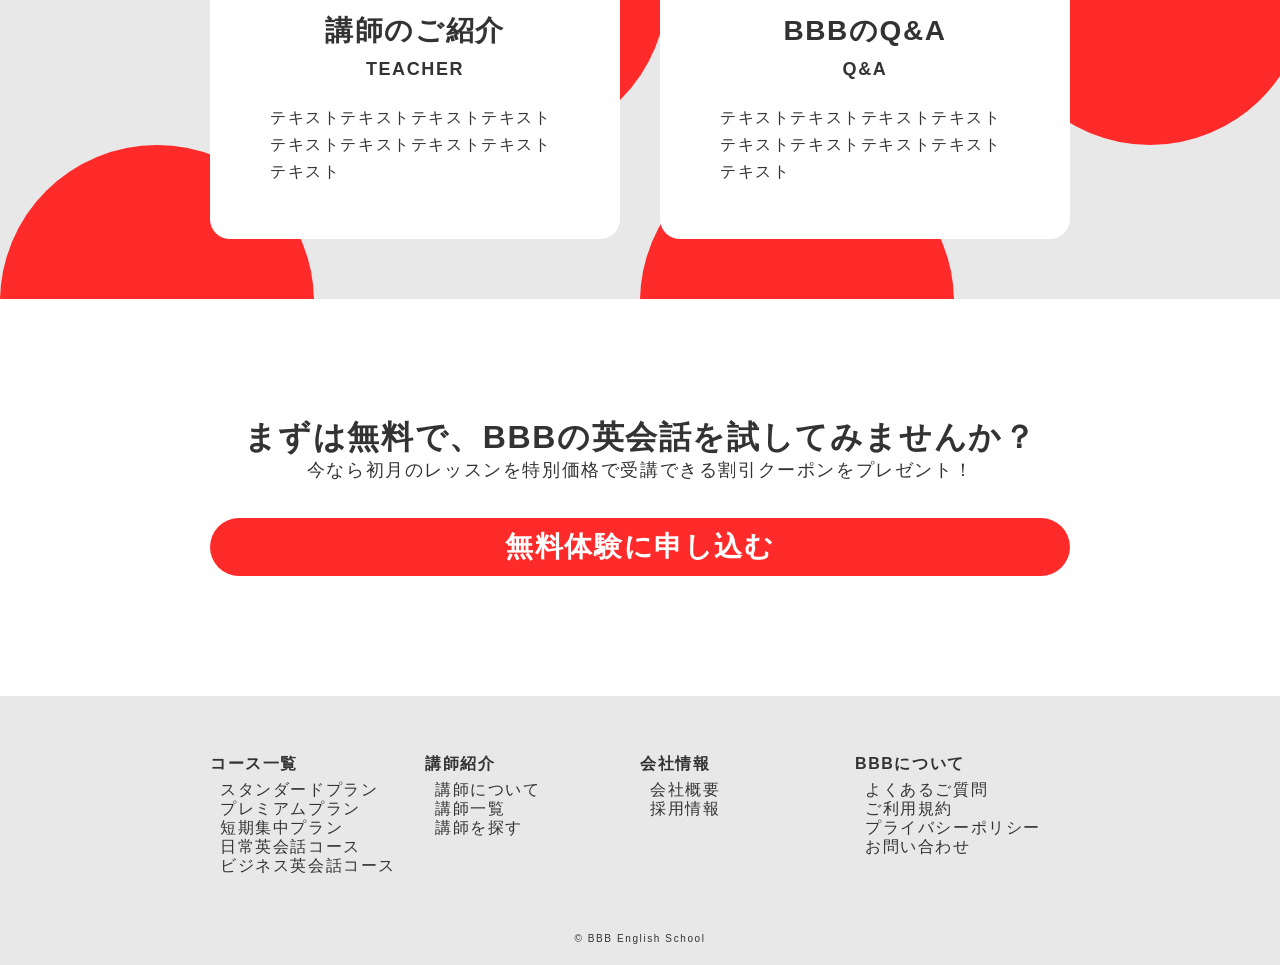
<file: works/lp/index.html>
<!DOCTYPE html>
<html lang="ja">
<head>
<meta charset="UTF-8">
<meta name="viewport" content="width=device-width, initial-scale=1">
<title>BBB英会話スクール｜話して学ぼう！オンライン英会話</title>
<meta name="description" content="BBB英会話スクールは24時間いつでも受講できるオンライン英会話。ネイティブ講師を自由に選べます。まずは無料体験から。">
<link rel="stylesheet" href="css/style.css">
</head>
<body>

<a class="skip-link" href="#main">本文へスキップ</a>

<svg class="svg-defs" aria-hidden="true" focusable="false"><symbol id="bbb-logo" viewBox="0 0 100.00 56.28">
<path d="M 0 0 L 16.21 0 C 24.39 0 26.48 5.11 26.48 8.55 C 26.48 13.33 23.78 14.68 22.39 15.37 C 26.48 16.91 27.54 20.16 27.54 23.46 C 27.54 26.1 26.43 28.61 24.66 30.33 C 22.76 32.19 20.95 33.35 14.12 33.35 L 0 33.35 L 0 0 Z M 6.69 13.05 L 14.86 13.05 C 17.6 13.05 19.79 11.98 19.79 9.34 C 19.79 6.6 17.84 5.76 14.68 5.76 L 6.69 5.76 L 6.69 13.05 Z M 6.69 27.59 L 15.24 27.59 C 18.63 27.59 20.58 26.1 20.58 22.71 C 20.58 19.79 18.07 18.67 15.56 18.67 L 6.69 18.67 L 6.69 27.59 Z" fill="currentColor" transform="matrix(1,0,0,1,0,0)"/>
<path d="M 145.02 0 L 161.23 0 C 169.4 0 171.49 5.11 171.49 8.55 C 171.49 13.33 168.8 14.68 167.41 15.37 C 171.49 16.91 172.56 20.16 172.56 23.46 C 172.56 26.1 171.45 28.61 169.68 30.33 C 167.78 32.19 165.97 33.35 159.14 33.35 L 145.02 33.35 L 145.02 0 Z M 151.71 13.05 L 159.88 13.05 C 162.62 13.05 164.8 11.98 164.8 9.34 C 164.8 6.6 162.85 5.76 159.69 5.76 L 151.71 5.76 L 151.71 13.05 Z M 151.71 27.59 L 160.25 27.59 C 163.64 27.59 165.59 26.1 165.59 22.71 C 165.59 19.79 163.09 18.67 160.58 18.67 L 151.71 18.67 L 151.71 27.59 Z" fill="currentColor" transform="matrix(1,0,0,1,-108.79,0)"/>
<path d="M 290.03 0 L 306.24 0 C 314.42 0 316.51 5.11 316.51 8.55 C 316.51 13.33 313.81 14.68 312.42 15.37 C 316.51 16.91 317.58 20.16 317.58 23.46 C 317.58 26.1 316.46 28.61 314.7 30.33 C 312.79 32.19 310.98 33.35 304.15 33.35 L 290.03 33.35 L 290.03 0 Z M 296.72 13.05 L 304.9 13.05 C 307.64 13.05 309.82 11.98 309.82 9.34 C 309.82 6.6 307.87 5.76 304.71 5.76 L 296.72 5.76 L 296.72 13.05 Z M 296.72 27.59 L 305.27 27.59 C 308.66 27.59 310.61 26.1 310.61 22.71 C 310.61 19.79 308.1 18.67 305.59 18.67 L 296.72 18.67 L 296.72 27.59 Z" fill="currentColor" transform="matrix(1,0,0,1,-217.58,0)"/>
<path d="M 15.04 178.07 C 14.87 178.23 14.71 178.47 14.57 178.79 C 14.48 178.99 14.39 179.1 14.3 179.1 C 14.24 179.1 14.16 179.08 14.06 179.05 C 12.51 178.68 11.13 178.1 9.93 177.29 C 8.75 176.5 7.84 175.56 7.19 174.45 C 6.98 174.96 6.75 175.4 6.49 175.77 C 5.44 177.27 3.6 178.36 0.98 179.05 C 0.85 179.07 0.77 179.08 0.75 179.08 C 0.65 179.08 0.56 178.99 0.47 178.8 C 0.35 178.59 0.19 178.39 0 178.2 C 2.81 177.61 4.72 176.58 5.73 175.12 C 5.95 174.8 6.13 174.44 6.27 174.05 L 2.52 174.05 L 0.25 174.08 C 0.16 174.08 0.12 174.04 0.12 173.95 L 0.12 173.22 C 0.12 173.14 0.16 173.09 0.25 173.09 L 2.28 173.13 L 2.28 170.77 L 2.24 169.31 C 2.24 169.23 2.29 169.18 2.37 169.18 L 4.77 169.21 L 6.85 169.21 C 6.85 168.41 6.82 167.81 6.75 167.44 C 7.02 167.45 7.36 167.48 7.8 167.52 C 7.96 167.54 8.04 167.59 8.04 167.69 C 8.04 167.71 8.01 167.81 7.95 167.98 C 7.9 168.08 7.87 168.5 7.85 169.21 L 10.01 169.21 L 12.4 169.18 C 12.48 169.18 12.53 169.23 12.53 169.31 L 12.5 170.77 L 12.5 173.13 L 14.62 173.09 C 14.71 173.09 14.75 173.14 14.75 173.22 L 14.75 173.95 C 14.75 174.04 14.71 174.08 14.62 174.08 L 12.36 174.05 L 7.99 174.05 C 9.38 176.17 11.73 177.51 15.04 178.07 Z M 14.81 166.52 C 14.81 166.6 14.77 166.65 14.67 166.65 L 12.46 166.62 L 10.12 166.62 L 10.15 167.99 C 10.15 168.08 10.11 168.13 10.01 168.13 L 9.27 168.13 C 9.18 168.13 9.13 168.08 9.13 167.99 L 9.17 166.62 L 5.6 166.62 L 5.63 167.99 C 5.63 168.08 5.58 168.13 5.5 168.13 L 4.72 168.13 C 4.65 168.13 4.61 168.08 4.61 167.99 L 4.64 166.62 L 2.37 166.62 L 0.15 166.65 C 0.06 166.65 0.02 166.6 0.02 166.52 L 0.02 165.78 C 0.02 165.69 0.06 165.64 0.15 165.64 L 2.37 165.68 L 4.64 165.68 C 4.64 164.78 4.6 164.19 4.52 163.89 C 4.87 163.91 5.23 163.94 5.6 163.98 C 5.72 164 5.78 164.05 5.78 164.13 C 5.78 164.18 5.75 164.25 5.7 164.35 C 5.63 164.49 5.6 164.93 5.6 165.68 L 9.17 165.68 C 9.17 164.77 9.13 164.17 9.05 163.88 C 9.47 163.89 9.83 163.93 10.11 163.98 C 10.24 164 10.3 164.05 10.3 164.13 C 10.3 164.19 10.28 164.27 10.22 164.35 C 10.15 164.47 10.12 164.89 10.12 165.59 L 10.12 165.68 L 12.46 165.68 L 14.67 165.64 C 14.77 165.64 14.81 165.69 14.81 165.78 L 14.81 166.52 Z M 6.83 170.12 L 3.28 170.12 L 3.28 173.13 L 6.56 173.13 C 6.73 172.36 6.82 171.35 6.83 170.12 Z M 11.47 173.13 L 11.47 170.12 L 7.84 170.12 C 7.79 171.44 7.7 172.44 7.56 173.13 L 11.47 173.13 Z" fill="currentColor" transform="matrix(1,0,0,1,0,-122.94)"/>
<path d="M 82.26 169.45 C 82.06 169.65 81.89 169.88 81.77 170.13 C 81.67 170.31 81.6 170.4 81.55 170.4 C 81.51 170.4 81.43 170.37 81.31 170.3 C 78.22 168.94 75.84 167.05 74.17 164.66 C 72.6 166.95 70.32 168.84 67.33 170.34 C 67.21 170.4 67.13 170.44 67.08 170.44 C 67.02 170.44 66.95 170.35 66.85 170.18 C 66.71 169.94 66.53 169.75 66.33 169.61 C 67.94 168.94 69.38 168.07 70.66 167.01 C 71.72 166.11 72.59 165.14 73.25 164.09 C 73.46 163.73 73.61 163.41 73.69 163.15 C 74.11 163.2 74.47 163.27 74.76 163.36 C 74.92 163.41 75 163.48 75 163.57 C 75 163.65 74.96 163.71 74.88 163.75 C 74.86 163.76 74.8 163.81 74.7 163.88 C 75.76 165.3 76.97 166.48 78.32 167.42 C 79.44 168.21 80.76 168.88 82.26 169.45 Z M 80.97 172.86 C 80.97 172.95 80.92 172.99 80.84 172.99 L 78.49 172.96 L 73.29 172.96 C 72.71 174.42 72.12 175.73 71.52 176.89 C 73.43 176.76 75.52 176.57 77.8 176.32 C 77.34 175.72 76.81 175.09 76.21 174.44 C 76.17 174.4 76.15 174.37 76.15 174.34 C 76.15 174.3 76.2 174.26 76.31 174.21 L 76.81 173.93 C 76.87 173.9 76.92 173.88 76.96 173.88 C 76.99 173.88 77.02 173.9 77.06 173.93 C 78.08 174.97 79.17 176.31 80.33 177.96 C 80.36 178 80.37 178.03 80.37 178.06 C 80.37 178.11 80.33 178.16 80.24 178.22 L 79.71 178.57 C 79.62 178.63 79.56 178.66 79.52 178.66 C 79.48 178.66 79.44 178.62 79.39 178.56 C 78.94 177.87 78.61 177.39 78.42 177.13 C 75.58 177.5 72.46 177.81 69.05 178.06 C 68.69 178.1 68.47 178.15 68.41 178.22 C 68.34 178.28 68.26 178.32 68.18 178.32 C 68.1 178.32 68.04 178.26 68 178.13 C 67.9 177.83 67.82 177.45 67.74 176.99 C 68.02 177 68.3 177.01 68.59 177.01 C 68.89 177.01 69.22 177 69.59 176.99 C 69.74 176.99 69.99 176.98 70.32 176.95 C 71.04 175.6 71.64 174.27 72.11 172.96 L 70.07 172.96 L 67.74 172.99 C 67.64 172.99 67.59 172.95 67.59 172.86 L 67.59 172.11 C 67.59 172.02 67.64 171.97 67.74 171.97 L 70.07 172.01 L 78.49 172.01 L 80.83 171.97 C 80.92 171.97 80.97 172.02 80.97 172.11 L 80.97 172.86 Z M 77.75 169.75 C 77.75 169.84 77.71 169.88 77.62 169.88 L 75.63 169.85 L 72.87 169.85 L 70.89 169.88 C 70.79 169.88 70.75 169.84 70.75 169.75 L 70.75 169.01 C 70.75 168.92 70.79 168.88 70.89 168.88 L 72.87 168.91 L 75.63 168.91 L 77.62 168.88 C 77.71 168.88 77.75 168.92 77.75 169.01 L 77.75 169.75 Z" fill="currentColor" transform="matrix(1,0,0,1,-49.75,-122.39)"/>
<path d="M 141.71 168.48 C 141.71 168.58 141.67 168.63 141.57 168.63 L 139.79 168.6 L 137.69 168.6 L 135.91 168.63 C 135.82 168.63 135.78 168.58 135.78 168.48 L 135.78 167.78 C 135.78 167.69 135.82 167.64 135.91 167.64 L 137.69 167.68 L 139.79 167.68 L 141.57 167.64 C 141.67 167.64 141.71 167.69 141.71 167.78 L 141.71 168.48 Z M 141.24 179.4 C 141.24 179.49 141.19 179.53 141.1 179.53 L 140.4 179.53 C 140.31 179.53 140.27 179.49 140.27 179.4 L 140.27 178.84 L 137.51 178.84 L 137.51 179.7 C 137.51 179.79 137.47 179.84 137.38 179.84 L 136.68 179.84 C 136.59 179.84 136.54 179.79 136.54 179.7 L 136.57 177.2 L 136.57 176.16 L 136.54 174.68 C 136.54 174.6 136.58 174.55 136.67 174.55 L 138.18 174.58 L 139.59 174.58 L 141.11 174.55 C 141.19 174.55 141.24 174.6 141.24 174.68 L 141.21 175.9 L 141.21 177 L 141.24 179.4 Z M 141.31 166.13 C 141.31 166.22 141.26 166.26 141.16 166.26 L 139.67 166.23 L 138.21 166.23 L 136.71 166.26 C 136.62 166.26 136.57 166.22 136.57 166.13 L 136.57 165.45 C 136.57 165.36 136.62 165.32 136.71 165.32 L 138.21 165.35 L 139.67 165.35 L 141.16 165.32 C 141.26 165.32 141.31 165.36 141.31 165.45 L 141.31 166.13 Z M 141.06 170.79 C 141.06 170.88 141.01 170.92 140.91 170.92 L 139.52 170.89 L 138.24 170.89 L 136.83 170.92 C 136.74 170.92 136.7 170.88 136.7 170.79 L 136.7 170.13 C 136.7 170.04 136.74 169.99 136.83 169.99 L 138.24 170.03 L 139.52 170.03 L 140.91 169.99 C 141.01 169.99 141.06 170.04 141.06 170.13 L 141.06 170.79 Z M 141.06 173.05 C 141.06 173.14 141.01 173.19 140.91 173.19 L 139.52 173.16 L 138.24 173.16 L 136.83 173.19 C 136.74 173.19 136.7 173.14 136.7 173.05 L 136.7 172.38 C 136.7 172.3 136.74 172.25 136.83 172.25 L 138.24 172.28 L 139.52 172.28 L 140.91 172.25 C 141.01 172.25 141.06 172.3 141.06 172.38 L 141.06 173.05 Z M 140.27 178.01 L 140.27 175.41 L 137.51 175.41 L 137.51 178.01 L 140.27 178.01 Z M 150.91 170.72 C 150.91 170.81 150.86 170.86 150.77 170.86 L 148.5 170.82 L 146.73 170.82 L 146.73 173.63 L 147.72 173.63 L 149.74 173.6 C 149.83 173.6 149.87 173.64 149.87 173.73 L 149.84 175.33 L 149.84 176.78 L 149.87 179.6 C 149.87 179.69 149.83 179.73 149.74 179.73 L 148.97 179.73 C 148.88 179.73 148.84 179.69 148.84 179.6 L 148.84 178.85 L 143.77 178.85 L 143.77 179.7 C 143.77 179.79 143.73 179.84 143.64 179.84 L 142.87 179.84 C 142.78 179.84 142.73 179.79 142.73 179.7 L 142.77 176.83 L 142.77 175.56 L 142.73 173.73 C 142.73 173.64 142.78 173.6 142.87 173.6 L 144.89 173.63 L 145.71 173.63 L 145.71 170.82 L 144.28 170.82 L 142.02 170.86 C 141.93 170.86 141.89 170.81 141.89 170.72 L 141.89 169.98 C 141.89 169.9 141.93 169.85 142.02 169.85 L 144.28 169.88 L 145.71 169.88 L 145.71 167 C 144.79 167.21 143.84 167.38 142.87 167.51 C 142.79 167.52 142.73 167.53 142.7 167.53 C 142.62 167.53 142.54 167.44 142.48 167.27 C 142.38 167.02 142.25 166.81 142.07 166.63 C 144.44 166.41 146.48 165.95 148.19 165.27 C 148.63 165.09 148.96 164.9 149.19 164.7 C 149.48 164.95 149.71 165.19 149.89 165.42 C 149.97 165.51 150.01 165.6 150.01 165.68 C 150.01 165.76 149.92 165.81 149.73 165.81 C 149.58 165.81 149.41 165.85 149.21 165.93 C 148.36 166.25 147.54 166.52 146.73 166.75 L 146.73 169.88 L 148.5 169.88 L 150.77 169.85 C 150.86 169.85 150.91 169.9 150.91 169.98 L 150.91 170.72 Z M 148.84 177.95 L 148.84 174.53 L 143.77 174.53 L 143.77 177.95 L 148.84 177.95 Z" fill="currentColor" transform="matrix(1,0,0,1,-101.84,-123.56)"/>
<path d="M 209.12 177.85 C 207.64 180.14 205.61 181.93 203.05 183.23 L 202.3 182.25 C 204.68 181.01 206.53 179.41 207.86 177.47 C 209 175.8 209.83 173.76 210.35 171.34 L 203.21 171.34 L 203.21 170.21 L 212.03 170.21 C 211.53 172.72 210.78 174.89 209.79 176.72 C 211.32 178.56 212.64 180.47 213.75 182.43 L 212.49 183.23 C 211.59 181.38 210.47 179.59 209.12 177.85 Z" fill="currentColor" transform="matrix(1,0,0,1,-151.74,-127.69)"/>
<path d="M 259.28 168.43 C 258.48 170.33 257.44 171.97 256.15 173.32 L 255.18 172.57 C 256.99 170.65 258.21 168.29 258.85 165.5 L 260.19 165.71 C 260.07 166.14 259.91 166.68 259.7 167.3 L 265.6 167.3 C 265.06 171.21 263.98 174.19 262.35 176.24 C 261.08 177.82 259.29 179.08 256.98 180 L 256.23 179.09 C 258.64 178.13 260.45 176.79 261.68 175.06 C 262.86 173.4 263.65 171.19 264.07 168.43 L 259.28 168.43 Z" fill="currentColor" transform="matrix(1,0,0,1,-191.4,-124.16)"/>
<path d="M 305.33 192.32 L 314.58 192.32 L 314.58 193.58 L 305.33 193.58 L 305.33 192.32 Z" fill="currentColor" transform="matrix(1,0,0,1,-229.04,-144.26)"/>
<path d="M 352.11 168.13 C 352.11 171.36 352.05 173.68 351.94 175.11 C 351.85 176.3 351.69 177.26 351.46 177.97 C 351.01 179.37 350.19 180.59 348.98 181.63 L 347.99 180.85 C 349.07 180.09 349.84 178.96 350.31 177.48 C 350.52 176.77 350.66 175.6 350.73 173.98 C 350.79 172.72 350.81 170.77 350.81 168.13 L 352.11 168.13 Z M 355.73 179.67 C 357.57 178.42 359.05 176.47 360.15 173.82 L 361.02 174.96 C 359.58 177.91 357.63 180.13 355.17 181.63 L 354.43 181.24 L 354.43 168.02 L 355.73 168.02 L 355.73 179.67 Z" fill="currentColor" transform="matrix(1,0,0,1,-261.02,-126.04)"/>
</symbol></svg>

<!-- ======== ヘッダー ======== -->
<header class="header">
  <p class="logo">
    <a href="#top">
      <svg class="logo__mark" aria-hidden="true"><use href="#bbb-logo"/></svg>
      <span class="u-vh">BBB英会話スクール</span>
    </a>
  </p>
  <button class="burger" id="burger" type="button"
          aria-controls="drawer" aria-expanded="false" aria-label="メニューを開く">
    <span class="burger__bar"></span>
    <span class="burger__bar"></span>
    <span class="burger__bar"></span>
  </button>
</header>

<!-- ======== 全画面メニュー ======== -->
<div class="drawer" id="drawer" hidden>
  <p class="drawer__logo">
    <svg class="logo__mark" aria-hidden="true"><use href="#bbb-logo"/></svg>
    <span class="u-vh">BBB英会話スクール</span>
  </p>
  <button class="drawer__close" id="drawerClose" type="button" aria-label="メニューを閉じる"></button>
  <nav class="drawer__nav" aria-label="メインメニュー">
    <ul class="drawer__list">
      <li><a href="#reason">BBBが選ばれる理由</a></li>
      <li><a href="#voice">受講生の声</a></li>
      <li><a href="#outline">スクールの概要</a></li>
      <li class="drawer__cta"><a href="#cta">無料体験に申し込む</a></li>
    </ul>
  </nav>
</div>

<main id="main">

  <!-- ======== メインビジュアル ======== -->
  <section class="hero" id="top">
    <div class="hero__inner">
      <div class="hero__media" aria-label="レッスン風景">
        <span class="hero__slide hero__slide--1"></span>
        <span class="hero__slide hero__slide--2"></span>
        <span class="hero__slide hero__slide--3"></span>
      </div>
      <div class="hero__copy">
        <h1 class="hero__title">話して学ぼう！<br>BBB英会話スクール</h1>
        <p class="hero__cta">
          <a class="btn-trial" href="#cta">
            <span class="btn-trial__label">無料体験はこちら</span>
            <svg class="btn-trial__arrow" viewBox="0 0 11.3 22.6" aria-hidden="true">
              <path d="M1.5 1.5 9.8 11.3 1.5 21.1" fill="none" stroke="currentColor" stroke-width="3"/>
            </svg>
          </a>
        </p>
      </div>
    </div>
  </section>

  <!-- ======== BBBが選ばれる理由 ======== -->
  <section class="reason" id="reason">
    <h2 class="sec-title">BBBが選ばれる理由</h2>
    <div class="reason__band">
      <ul class="reason__list">
        <li class="rcard rcard--left js-inview">
          <span class="rcard__icon" aria-hidden="true">
            <svg viewBox="0 0 87 60"><path d="M8 3h71a3 3 0 0 1 3 3v40H5V6a3 3 0 0 1 3-3Zm3 6v31h65V9H11ZM0 50h87v4a3 3 0 0 1-3 3H3a3 3 0 0 1-3-3v-4Z"/></svg>
          </span>
          <div class="rcard__body">
            <h3 class="rcard__title">オンライン対応</h3>
            <p class="rcard__text">24時間いつでも受講できる！</p>
          </div>
        </li>
        <li class="rcard rcard--right js-inview">
          <span class="rcard__icon" aria-hidden="true">
            <svg viewBox="0 0 51 60"><circle cx="25.5" cy="15" r="15"/><path d="M25.5 34C13 34 3 41 3 50v10h45V50c0-9-10-16-22.5-16Z"/></svg>
          </span>
          <div class="rcard__body">
            <h3 class="rcard__title">講師はネイティブ</h3>
            <p class="rcard__text">お気に入りの講師が自由に選べる！</p>
          </div>
        </li>
      </ul>
    </div>
  </section>

  <!-- ======== 受講生の声 ======== -->
  <section class="voices" id="voice">
    <h2 class="sec-title">受講生の声</h2>
    <div class="container">
      <ul class="voices__list">
        <li class="voice voice--left">          <div class="voice__bubble">
            <p class="voice__text">テキストテキストテキストテキストテキストテキストテキストテキストテキスト<br>テキストテキストテキストテキストテキストテキストテキストテキストテキスト</p>
          </div>

          <div class="voice__avatar">
            <svg class="avatar" viewBox="0 0 120 120" aria-hidden="true">
              <circle cx="60" cy="60" r="60" fill="#CCCCCC"/>
              <circle cx="60" cy="43" r="22" fill="#FFFFFF"/>
              <path d="M60 70c-22 0-39 15-42 34a60 60 0 0 0 84 0c-3-19-20-34-42-34Z" fill="#FFFFFF"/>
            </svg>
            <p class="voice__name">○○○さん</p>
            <p class="voice__role">大学生</p>
          </div>
        </li>
        <li class="voice voice--right">          <div class="voice__bubble">
            <p class="voice__text">テキストテキストテキストテキストテキストテキストテキストテキストテキスト<br>テキストテキストテキストテキストテキストテキストテキストテキストテキスト</p>
          </div>

          <div class="voice__avatar">
            <svg class="avatar" viewBox="0 0 120 120" aria-hidden="true">
              <circle cx="60" cy="60" r="60" fill="#CCCCCC"/>
              <circle cx="60" cy="43" r="22" fill="#FFFFFF"/>
              <path d="M60 70c-22 0-39 15-42 34a60 60 0 0 0 84 0c-3-19-20-34-42-34Z" fill="#FFFFFF"/>
            </svg>
            <p class="voice__name">○○○さん</p>
            <p class="voice__role">会社員</p>
          </div>
        </li>
        <li class="voice voice--left">          <div class="voice__bubble">
            <p class="voice__text">テキストテキストテキストテキストテキストテキストテキストテキストテキスト<br>テキストテキストテキストテキストテキストテキストテキストテキストテキスト</p>
          </div>

          <div class="voice__avatar">
            <svg class="avatar" viewBox="0 0 120 120" aria-hidden="true">
              <circle cx="60" cy="60" r="60" fill="#CCCCCC"/>
              <circle cx="60" cy="43" r="22" fill="#FFFFFF"/>
              <path d="M60 70c-22 0-39 15-42 34a60 60 0 0 0 84 0c-3-19-20-34-42-34Z" fill="#FFFFFF"/>
            </svg>
            <p class="voice__name">○○○さん</p>
            <p class="voice__role">自営業</p>
          </div>
        </li>
      </ul>
    </div>
  </section>

  <!-- ======== スクールの概要 ======== -->
  <section class="outline" id="outline">
    <span class="outline__deco outline__deco--1" aria-hidden="true"></span>
    <span class="outline__deco outline__deco--2" aria-hidden="true"></span>
    <span class="outline__deco outline__deco--3" aria-hidden="true"></span>
    <span class="outline__deco outline__deco--4" aria-hidden="true"></span>
    <span class="outline__deco outline__deco--5" aria-hidden="true"></span>
    <span class="outline__deco outline__deco--6" aria-hidden="true"></span>
    <div class="outline__body">
      <h2 class="sec-title">スクールの概要</h2>
      <div class="container">
        <ul class="outline__list">
          <li class="ocard">
            <h3 class="ocard__title">レッスン内容</h3>
            <p class="ocard__en">LESSON</p>
            <p class="ocard__text">テキストテキストテキストテキスト<br>テキストテキストテキストテキスト<br>テキスト</p>
          </li>
          <li class="ocard">
            <h3 class="ocard__title">料金プラン</h3>
            <p class="ocard__en">PRICE</p>
            <p class="ocard__text">テキストテキストテキストテキスト<br>テキストテキストテキストテキスト<br>テキスト</p>
          </li>
          <li class="ocard">
            <h3 class="ocard__title">講師のご紹介</h3>
            <p class="ocard__en">TEACHER</p>
            <p class="ocard__text">テキストテキストテキストテキスト<br>テキストテキストテキストテキスト<br>テキスト</p>
          </li>
          <li class="ocard">
            <h3 class="ocard__title">BBBのQ&amp;A</h3>
            <p class="ocard__en">Q&amp;A</p>
            <p class="ocard__text">テキストテキストテキストテキスト<br>テキストテキストテキストテキスト<br>テキスト</p>
          </li>
        </ul>
      </div>
    </div>
  </section>

  <!-- ======== 無料体験 CTA ======== -->
  <section class="cta" id="cta">
    <div class="container">
      <h2 class="cta__title">まずは無料で、BBBの英会話を試してみませんか？</h2>
      <p class="cta__lead">今なら初月のレッスンを特別価格で受講できる割引クーポンをプレゼント！</p>
      <p class="cta__btn"><a class="btn-apply" href="#form">無料体験に申し込む</a></p>
    </div>
  </section>

</main>

<!-- ======== フッター ======== -->
<footer class="footer">
  <div class="container">
    <div class="footer__cols">
        <div class="fcol">
          <p class="fcol__head">コース一覧</p>
          <ul class="fcol__list">
            <li><a href="#">スタンダードプラン</a></li>
            <li><a href="#">プレミアムプラン</a></li>
            <li><a href="#">短期集中プラン</a></li>
            <li><a href="#">日常英会話コース</a></li>
            <li><a href="#">ビジネス英会話コース</a></li>
          </ul>
        </div>
        <div class="fcol">
          <p class="fcol__head">講師紹介</p>
          <ul class="fcol__list">
            <li><a href="#">講師について</a></li>
            <li><a href="#">講師一覧</a></li>
            <li><a href="#">講師を探す</a></li>
          </ul>
        </div>
        <div class="fcol">
          <p class="fcol__head">会社情報</p>
          <ul class="fcol__list">
            <li><a href="#">会社概要</a></li>
            <li><a href="#">採用情報</a></li>
          </ul>
        </div>
        <div class="fcol">
          <p class="fcol__head">BBBについて</p>
          <ul class="fcol__list">
            <li><a href="#">よくあるご質問</a></li>
            <li><a href="#">ご利用規約</a></li>
            <li><a href="#">プライバシーポリシー</a></li>
            <li><a href="#">お問い合わせ</a></li>
          </ul>
        </div>
    </div>
    <p class="copyright">&copy; BBB English School</p>
  </div>
</footer>

<script src="js/script.js"></script>
</body>
</html>
</file>
<file: works/corporate3/css/style.css>
@charset "UTF-8";
/* ============================================================
   明るいHOUSE — コーポレートサイト／固定サイドメニュー
   デザインカンプ：Adobe XD（PC 1400px / SP 375px）
   ブレークポイント：960px

   縦位置はカンプのベースライン座標から逆算した実測値。
   コメントの (y=####) はカンプ上のY座標。
   ============================================================ */

/* ---------- 1. 変数 ---------- */
:root {
  --c-text:        #121212;
  --c-body:        #333333;
  --c-black:       #000000;
  --c-white:       #ffffff;
  --c-step:        #414141;
  --c-yellow:      #ffdd00;
  --c-placeholder: #dedede;

  --sidebar-w:   300px;
  --container:   900px;   /* 内側 860px + 左右 padding 20px */
  --pad-x:       20px;
  --header-h-sp: 72px;

  --font: "Noto Sans JP", "Hiragino Kaku Gothic ProN", "Hiragino Sans",
          "Yu Gothic", Meiryo, sans-serif;
}

/* ---------- 2. リセット ---------- */
*, *::before, *::after { box-sizing: border-box; }
html { -webkit-text-size-adjust: 100%; scroll-behavior: smooth; }
body {
  margin: 0;
  font-family: var(--font);
  font-weight: 400;
  color: var(--c-text);
  background: var(--c-white);
  line-height: 1.5;
  overflow-wrap: break-word;
}
ul, ol { margin: 0; padding: 0; list-style: none; }
h1, h2, h3, p { margin: 0; font-size: inherit; font-weight: inherit; }
img, svg { display: block; max-width: 100%; }
a { color: inherit; text-decoration: none; }
button { font: inherit; color: inherit; background: none; border: 0; padding: 0; cursor: pointer; }

@media (prefers-reduced-motion: reduce) {
  html { scroll-behavior: auto; }
  *, *::before, *::after { animation-duration: .01ms !important; transition-duration: .01ms !important; }
}

.skip-link {
  position: absolute; left: -9999px; top: 0; z-index: 100;
  padding: 10px 16px; background: var(--c-text); color: var(--c-white); font-size: 14px;
}
.skip-link:focus { left: 0; }
:where(a, button):focus-visible { outline: 2px solid #0a58ca; outline-offset: 3px; }

/* ============================================================
   3. 固定サイドメニュー（PC）
   ============================================================ */
.sidebar {
  position: fixed;
  inset: 0 auto 0 0;
  z-index: 30;
  width: var(--sidebar-w);
  background: var(--c-white);
  padding: 40px 0 0 45px;            /* ロゴ左上 x=45 / y=40 */
  overflow-y: auto;
}
.logo img { width: 206.44px; height: 60px; }   /* カンプ 206.44 × 60 */
.hamburger { display: none; }

/* --- グローバルナビ --- 1項目め base y=150（ロゴ下端 y=100） */
.gnav { margin-top: 33px; }
.gnav__list li + li { margin-top: 6px; }       /* 24px行 + 6px = 30px ピッチ */
.gnav a {
  display: inline-block;
  font-size: 14px; line-height: 24px;
  color: var(--c-text);
  transition: opacity .25s ease;
}
.gnav a:hover { opacity: .55; }

/* --- SNSナビ --- 1項目め base y=391 */
.snsnav { margin-top: 67px; }
.snsnav__list li + li { margin-top: 8px; }     /* 24px行 + 8px = 32px ピッチ */
.snsnav a {
  display: inline-block;
  font-size: 14px; line-height: 24px;
  color: var(--c-black);
  transition: opacity .25s ease;
}
.snsnav a:hover { opacity: .55; }

/* ============================================================
   4. メインカラム
   ============================================================ */
.wrapper { position: relative; z-index: 1; margin-left: var(--sidebar-w); }

/* 固定背景：メインビジュアルとダークゾーンの後ろに固定で残り、
   半透明のダークゾーンがその上をスクロールしていく */
.backdrop {
  position: fixed;
  top: 0; left: var(--sidebar-w); right: 0;
  /* iOS Safari の 100vh はアドレスバーを含んだ高さ。
     dvh に対応した環境では表示中の高さに追従させる。 */
  height: 100vh;
  height: 100dvh;
  z-index: -1;
  /* 差し替え用：ここに実写または <video> を置くと、固定背景の上を
     半透明のダークゾーンが流れる動きが出る。カンプは #DEDEDE のベタ。 */
  background: var(--c-placeholder) url("../img/mainvisual.jpg") center / cover no-repeat;
}

.container {
  max-width: var(--container);
  margin-inline: auto;
  padding-inline: var(--pad-x);
}

/* --- メインビジュアル (y=0, h=600) --- */
.mainvisual { height: 600px; }

/* ============================================================
   5. セクション見出し
   罫線 240px を左右端に固定し、見出しは中央寄せ
   ============================================================ */
.sec-title {
  position: relative;
  font-size: 28px; line-height: 21px; font-weight: 700;
  text-align: center;
  color: var(--c-text);
}
.sec-title::before,
.sec-title::after {
  content: "";
  position: absolute;
  top: 11.5px;                       /* 罫線はボックス上端 +11.5px */
  /* 1400px では 240px。幅が縮んでも見出し文字に重ならないよう可変にする */
  width: clamp(60px, calc((100% - 300px) / 2), 240px);
  height: 1px;
  background: currentColor;
}
.sec-title::before { left: 0; }
.sec-title::after  { right: 0; }
.sec-title--light { color: var(--c-white); }

/* ============================================================
   6. ダークゾーン（建築事例＋特徴）y=600〜2049
   カンプのグラデーションは180°回転して配置されているため、
   上から 30% → 70% → 80% の順に濃くなる。
   ============================================================ */
.darkzone {
  background: linear-gradient(to bottom,
    rgba(84, 84, 84, .302) 0%,
    rgba(80, 80, 80, .702) 54.4%,
    rgba(0, 0, 0, .8) 100%);
}

/* --- 建築事例 --- 見出し base y=705 / カード上端 y=768 */
.works { padding-top: 85px; }
.works__list {
  display: grid;
  grid-template-columns: repeat(2, 1fr);
  column-gap: 56px;                  /* x=420 / 878 */
  row-gap: 50px;                     /* y=768 / 1074 */
  margin-top: 62px;
}
.card__link {
  position: relative;
  display: block;
  border: 1px solid var(--c-white);
  aspect-ratio: 402 / 256;
  overflow: hidden;
}
.card__img { width: 100%; height: 100%; object-fit: cover; }
/* 下端の内側シャドウ（カンプ：innerShadow dy=-30 r=7.5 #2e2e2e） */
.card__link::after {
  content: "";
  position: absolute; inset: auto 0 0 0;
  height: 38px;
  background: linear-gradient(to top, rgba(46, 46, 46, .95), rgba(46, 46, 46, 0));
  pointer-events: none;
}
.card__label {
  position: absolute;
  left: 6px;                         /* x=427 */
  bottom: -1px;                      /* base y=1017 / カード下端 y=1024 */
  z-index: 1;
  font-size: 12px; line-height: 24px;
  color: var(--c-white);
}

/* --- 明るいHOUSEの特徴 --- 見出し base y=1515 / 円上端 y=1581 */
.features { padding-top: 165px; padding-bottom: 156px; }
.features__list {
  display: grid;
  grid-template-columns: repeat(3, 1fr);
  column-gap: 43px;                  /* 258×3 + 43×2 = 860 @1400px */
  margin-top: 65px;
  text-align: center;
}
.feature__circle {
  position: relative;
  display: grid; place-items: center;
  width: 100%; max-width: 258px;     /* r=129 @1400px */
  aspect-ratio: 1;
  margin-inline: auto;
  border: 1px solid var(--c-white);
  border-radius: 50%;
  overflow: hidden;
  color: var(--c-white);
}
/* 左から右へスライドインする塗り */
.feature__circle::before {
  content: "";
  position: absolute; inset: 0;
  background: var(--c-white);
  transform: translateX(-100%);
  transition: transform .4s ease;
}
.feature__circle:hover { color: var(--c-text); }
.feature__circle:hover::before { transform: translateX(0); }
.feature__en {
  position: relative;
  z-index: 1;
  top: 1.5px;                        /* base y=1716（円中心 y=1710） */
  font-size: 14px; line-height: 21px;
  transition: color .4s ease;
}
.feature__name {
  margin-top: 13px;                  /* base y=1868（円下端 y=1839） */
  font-size: 16px; line-height: 21px; font-weight: 700;
  color: var(--c-white);
}
.feature__text {
  margin-top: -1px;                  /* base y=1887 */
  font-size: 14px; line-height: 21px;
  color: var(--c-white);
}

/* ============================================================
   7. 家ができるまでの流れ
   ============================================================ */
.flow { background: var(--c-white); padding-top: 125px; padding-bottom: 135px; }
.flow__lead {
  margin-top: 60px;                  /* base y=2271 */
  font-size: 16px; line-height: 21px;
}
.flow__body {
  display: grid;
  grid-template-columns: 200px 1fr;
  column-gap: 86px;                  /* 矢印列 420-620 / 右列 706-1280 */
  align-items: start;
  margin-top: 57px;                  /* ステップ上端 y=2333 */
}

/* --- 左：矢印ブロック＋黄色い帯 --- */
.steps { position: relative; display: grid; row-gap: 30px; }   /* 110+30 = 140 ピッチ */
.steps::before {                     /* 黄色い帯 x=495 w=50 / h=600 */
  content: "";
  position: absolute;
  top: 0; left: 50%;
  transform: translateX(-50%);
  width: 50px; height: 600px;
  background: var(--c-yellow);
}
.step {
  position: relative; z-index: 1;
  height: 110px;                     /* 本体 80 + 三角 30 */
  background: var(--c-step);
  clip-path: polygon(0 0, 100% 0, 100% 72.727%, 50% 100%, 0 72.727%);
}
.step__label {
  display: block;
  padding-top: 30px;                 /* base y=2378（本体 80px の中央） */
  font-size: 14px; line-height: 21px;
  color: var(--c-white);
  text-align: center;
}

/* --- 右：番号つき詳細リスト（カンプの 121/128/128/128 は 128 に統一） --- */
.details { display: grid; row-gap: 46px; margin-top: 1px; }   /* 82+46 = 128 ピッチ */
.detail__title {
  position: relative;
  padding-bottom: 6px;
  border-bottom: 1px solid var(--c-text);
  font-size: 20px; line-height: 21px;   /* base y=2351 / 罫線 y=2361 */
}
.detail__num {
  position: absolute;
  top: -1px; left: -45px;            /* 円 cx=678.5 cy=2350.5 r=17.5 */
  display: grid; place-items: center;
  width: 35px; height: 35px;
  border-radius: 50%;
  background: var(--c-step);
  font-size: 16px; line-height: 21px;
  color: var(--c-white);
}
.detail__text {
  margin-top: 6px;                   /* base y=2385 */
  font-size: 16px; line-height: 24px;
  color: var(--c-body);
}

/* ============================================================
   8. お問い合わせ
   ============================================================ */
.contact { background: var(--c-white); padding-bottom: 160px; }
.contact__lead {
  margin-top: 60px;                  /* base y=3235 */
  font-size: 16px; line-height: 21px;
}
.contact__list {
  display: grid;
  grid-template-columns: repeat(3, 1fr);
  column-gap: 43px;                  /* 258×3 + 43×2 = 860 @1400px */
  margin-top: 57px;                  /* カード上端 y=3297 */
}
.cbox {
  position: relative;
  display: grid; justify-items: center; align-content: start;
  height: 183px;
  padding-top: 49px;                 /* アイコン上端 y=3347 */
  border: 1px solid var(--c-text);
  background: var(--c-white);
  transition: box-shadow .25s ease;
}
/* ホバーで枠を 3px 相当に。レイアウトは動かさない */
.cbox:hover { box-shadow: inset 0 0 0 2px var(--c-text); }
.cbox__icon { width: 64px; height: 64px; }
.cbox__name {
  margin-top: 2px;                   /* base y=3428（アイコン下端 y=3411） */
  font-size: 14px; line-height: 21px;
}
.cbox::after {                       /* 右下の三角 20×20・内側 3px */
  content: "";
  position: absolute; right: 3px; bottom: 3px;
  width: 20px; height: 20px;
  background: var(--c-text);
  clip-path: polygon(100% 0, 100% 100%, 0 100%);
}

/* ============================================================
   9. フッター (y=3640, h=158)
   ============================================================ */
.footer {
  height: 158px;
  padding-top: 47px;                 /* ナビ base y=3702 */
  background: var(--c-text);
  color: var(--c-white);
  text-align: center;
}
.fnav__list { display: flex; flex-wrap: wrap; justify-content: center; }
.fnav__list li { display: flex; align-items: center; }
.fnav__list li:not(:last-child)::after {
  content: "";
  width: 1px; height: 20px;
  margin-inline: 19.5px;             /* 区切り線 x=672/768/864/946/1070 */
  background: var(--c-white);
}
.fnav a { font-size: 14px; line-height: 21px; transition: opacity .25s ease; }
.fnav a:hover { opacity: .55; }
.copyright {
  margin-top: 53px;                  /* base y=3775 */
  font-size: 12px; line-height: 21px;
}

/* ============================================================
   10. ページトップへ戻る (r=25 / 右下 25px・700pxスクロールで表示)
   ============================================================ */
.totop {
  position: fixed;
  z-index: 40;
  /* 通常のブラウザでは env() が 0 を返すのでカンプどおり 25px。
     ホーム画面に追加した場合だけホームインジケータ分ずれる。 */
  right: calc(25px + env(safe-area-inset-right, 0px));
  bottom: calc(25px + env(safe-area-inset-bottom, 0px));
  width: 50px; height: 50px;
  border: 1px solid var(--c-white);
  border-radius: 50%;
  background: var(--c-text);
  opacity: 0; visibility: hidden;
  transition: opacity .3s ease, visibility .3s ease, background-color .25s ease;
}
.totop.is-visible { opacity: 1; visibility: visible; }
.totop::before {
  content: "";
  position: absolute; left: 50%; top: 50%;
  width: 14px; height: 8px;
  transform: translate(-50%, -50%);
  background: var(--c-white);
  clip-path: polygon(50% 0, 100% 100%, 0 100%);
}
.totop:hover { background: var(--c-step); }

/* ============================================================
   11. SP（〜960px）
   ============================================================ */
@media (max-width: 960px) {

  /* --- 固定ヘッダー (h=72) --- */
  .sidebar {
    inset: 0 0 auto 0;
    width: 100%;
    height: var(--header-h-sp);
    padding: 10px 0 0 17.8px;        /* ロゴ x=17.8 / y=10 */
    overflow: visible;
  }
  .sidebar__head { display: flex; align-items: flex-start; justify-content: space-between; }
  .logo img { width: 180.2px; height: 52.4px; }   /* カンプ 180.2 × 52.4 */

  /* ハンバーガー：30×2px を 10px ピッチ、右 18px、上端 y=26 */
  .hamburger {
    display: block; position: relative;
    width: 30px; height: 22px;
    margin: 16px 18px 0 0;
  }
  .hamburger__bar {
    position: absolute; left: 0;
    width: 30px; height: 2px;
    background: var(--c-text);
    transition: transform .3s ease, opacity .2s ease, top .3s ease;
  }
  .hamburger__bar:nth-child(1) { top: 0; }
  .hamburger__bar:nth-child(2) { top: 10px; }
  .hamburger__bar:nth-child(3) { top: 20px; }
  .hamburger[aria-expanded="true"] .hamburger__bar:nth-child(1) { top: 10px; transform: rotate(45deg); }
  .hamburger[aria-expanded="true"] .hamburger__bar:nth-child(2) { opacity: 0; }
  .hamburger[aria-expanded="true"] .hamburger__bar:nth-child(3) { top: 10px; transform: rotate(-45deg); }

  /* --- ドロワー --- */
  .sidebar__body {
    position: fixed;
    inset: var(--header-h-sp) 0 0 0;   /* サイドメニューを置き換える全画面ドロワー */
    overflow-y: auto;
    overscroll-behavior: contain;
    padding: 32px 20px 40px;
    background: var(--c-white);
    transform: translateY(-12px);
    opacity: 0; visibility: hidden;
    transition: opacity .3s ease, transform .3s ease, visibility .3s ease;
  }
  .sidebar.is-open .sidebar__body { transform: translateY(0); opacity: 1; visibility: visible; }
  .gnav { margin-top: 0; }
  .snsnav { margin-top: 32px; }


  /* --- レイアウト --- */
  .wrapper { margin-left: 0; padding-top: var(--header-h-sp); }
  .backdrop { left: 0; }
  .container { max-width: none; padding-inline: 20px; }   /* 内容幅 335px @375 */
  .mainvisual { height: 528px; }

  /* 見出し：20px、罫線 60px */
  .sec-title { font-size: 20px; line-height: 21px; }
  .sec-title::before, .sec-title::after { width: 60px; }

  /* 建築事例：1列・335×213、30px 間隔 */
  .works { padding-top: 61px; }                   /* 見出し base y=678 */
  .works__list { grid-template-columns: 1fr; row-gap: 30px; margin-top: 28px; }
  .card__link { aspect-ratio: 335 / 213; }
  .card__link::after { height: 32px; }

  /* 特徴：円 r=50 */
  .features { padding-top: 121px; padding-bottom: 116px; }
  .features__list { grid-template-columns: repeat(3, 1fr); column-gap: 17.5px; margin-top: 30px; }
  .feature__circle { max-width: 100px; }          /* r=50 */
  .feature__en { top: 0; }
  .feature__name { margin-top: 13px; }
  .feature__text { margin-top: 0; }

  /* 流れ：1列 */
  .flow { padding-top: 61px; padding-bottom: 116px; }
  .flow__lead { margin-top: 25px; line-height: 24px; }
  .flow__body { grid-template-columns: 1fr; margin-top: 25px; }
  .steps { padding-inline: 20px; }                /* 矢印 x=40 w=295 */
  .details { margin-top: 58px; row-gap: 41px; }   /* 130+41 = 171 ピッチ */
  .detail__title { padding-left: 45px; }
  .detail__num { top: -8px; left: 0; }
  .detail__text { padding-left: 45px; }

  /* お問い合わせ：1列・201×183、20px 間隔 */
  .contact { padding-bottom: 120px; }
  .contact__lead { margin-top: 25px; line-height: 24px; }
  .contact__list {
    grid-template-columns: 201px;
    justify-content: center;
    row-gap: 20px;
    margin-top: 25px;
  }

  /* フッター (h=192) */
  .footer { height: 192px; }
  .fnav__list { max-width: 335px; margin-inline: auto; row-gap: 3px; }
  .copyright { margin-top: 63px; }
}

/* ---- 375px 未満のはみ出し防止 ---- */
@media (max-width: 374px) {
  .features__list { column-gap: 8px; }
  .contact__list { grid-template-columns: 1fr; }
}
</file>
<file: works/lp/css/style.css>
@charset "UTF-8";
/* ============================================================
   BBB英会話スクール — ランディングページ／CSSアニメーション
   デザインカンプ：Adobe XD（PC 1400px / SP 375px / ハンバーガーメニュー 375px）
   ブレークポイント：900px
   フォント：游ゴシック（カンプ指定。OS 標準フォントのため、
             ベースラインは環境によって 1〜2px 前後する）
   内容幅：860px
   コメントの (y=####) はカンプ上のY座標。
   ============================================================ */

/* ---------- 1. 変数 ---------- */
:root {
  --c-red:      #ff2a2a;   /* 帯・アクセント */
  --c-btn:      #ff0033;   /* ファーストビューのボタン */
  --c-btn-dark: #7a051c;   /* ボタンの影 */
  --c-text:     #333333;
  --c-white:    #ffffff;
  --c-gray:     #e8e8e8;   /* 概要・フッターの帯 */
  --c-bubble:   #e9f1fb;   /* 吹き出し */
  --c-avatar:   #cccccc;

  --content:  900px;       /* 内側 860px + 左右 padding 20px */
  --pad-x:    20px;
  --comp-w:   1400px;      /* カンプ幅 */

  --font: "Yu Gothic Medium", "游ゴシック Medium", YuGothic, "游ゴシック体",
          "Yu Gothic", "Hiragino Kaku Gothic ProN", "Hiragino Sans",
          "Noto Sans JP", Meiryo, sans-serif;

  --ls: .1em;              /* カンプの letterSpacing 100 = 0.1em */
}

/* ---------- 2. リセット ---------- */
*, *::before, *::after { box-sizing: border-box; }
html { -webkit-text-size-adjust: 100%; scroll-behavior: smooth; }
body {
  margin: 0;
  font-family: var(--font);
  color: var(--c-text);
  background: var(--c-white);
  line-height: 1.5;
  letter-spacing: var(--ls);
  overflow-wrap: break-word;
  overflow-x: hidden;
}
ul, ol { margin: 0; padding: 0; list-style: none; }
h1, h2, h3, p { margin: 0; font-size: inherit; font-weight: inherit; }
img, svg { display: block; max-width: 100%; }
a { color: inherit; text-decoration: none; }
button { font: inherit; color: inherit; background: none; border: 0; padding: 0; cursor: pointer; }

.svg-defs { position: absolute; width: 0; height: 0; overflow: hidden; }
.u-vh {
  position: absolute; width: 1px; height: 1px;
  margin: -1px; padding: 0; overflow: hidden;
  clip-path: inset(50%); white-space: nowrap; border: 0;
}
.skip-link {
  position: absolute; left: -9999px; top: 0; z-index: 200;
  padding: 10px 16px; background: var(--c-text); color: var(--c-white); font-size: 14px;
}
.skip-link:focus { left: 0; }
:where(a, button):focus-visible { outline: 3px solid #0a58ca; outline-offset: 3px; }

.container { max-width: var(--content); margin-inline: auto; padding-inline: var(--pad-x); }

/* ============================================================
   3. ヘッダー
   ロゴ (50,40) 100×56.28 ／ ハンバーガー 100×100 を右上に固定
   ============================================================ */
.header {
  position: fixed;
  inset: 0 0 auto 0;
  z-index: 100;
  height: 100px;
  pointer-events: none;    /* 帯自体はクリックを拾わない */
}
.header > * { pointer-events: auto; }

.logo { position: absolute; left: 50px; top: 40px; }
.logo__mark { width: 100px; height: 56.28px; color: var(--c-red); }

.burger {
  position: absolute; right: 0; top: 0;
  width: 100px; height: 100px;
  background: var(--c-red);
}
.burger__bar {
  position: absolute; left: 25px;
  width: 50px; height: 2px;
  background: var(--c-white);
  transition: transform .3s ease, opacity .2s ease, top .3s ease;
}
.burger__bar:nth-child(1) { top: 35px; }   /* y=36 */
.burger__bar:nth-child(2) { top: 49px; }   /* y=50 */
.burger__bar:nth-child(3) { top: 63px; }   /* y=64 */

/* ============================================================
   4. 全画面メニュー（フェードで表示）
   ============================================================ */
.drawer {
  position: fixed; inset: 0; z-index: 150;
  display: grid;
  align-content: start;
  background: var(--c-red);
  color: var(--c-white);
  opacity: 0;
  transition: opacity .35s ease;
}
.drawer[hidden] { display: none; }
.drawer.is-open { opacity: 1; }
.drawer__nav { overscroll-behavior: contain; }

.drawer__logo { position: absolute; left: 25px; top: 25px; }
.drawer__logo .logo__mark { color: var(--c-white); }

.drawer__close {
  position: absolute; right: 25.3px; top: 25px;
  width: 24.7px; height: 24.7px;               /* × は 24.7 角・線幅2 */
}
.drawer__close::before,
.drawer__close::after {
  content: ""; position: absolute; left: 0; top: 11.35px;
  width: 24.7px; height: 2px; background: var(--c-white);
}
.drawer__close::before { transform: rotate(45deg); }
.drawer__close::after  { transform: rotate(-45deg); }

.drawer__nav { margin-top: 110.9px; }          /* 1項目め base y=124 */
.drawer__list { text-align: center; }
.drawer__list li { line-height: 16px; }        /* li の strut を行送りに合わせる */
.drawer__list li + li { margin-top: 20px; }    /* 16px行 + 20px = 36px ピッチ */
.drawer__list a { display: inline-block; font-size: 16px; line-height: 16px; font-weight: 700; }
.drawer__cta { margin-top: 55px !important; }  /* base y=268（36px 空ける） */

/* ============================================================
   5. メインビジュアル
   画像は x=363〜1400 / y=100〜820。コピーは x=135 で画像に重なる。
   ============================================================ */
.hero { position: relative; }
.hero__inner {
  position: relative;
  max-width: var(--comp-w);
  height: 820px;
  margin-inline: auto;
}

/* --- 3枚クロスフェード（1枚 6 秒・合計 18 秒） --- */
.hero__media {
  position: absolute;
  left: 25.9286%;                 /* 363 / 1400 */
  top: 100px; right: 0;
  height: 720px;
  overflow: hidden;
  background: #d8d8d8;
}
.hero__slide {
  position: absolute; inset: 0;
  background-position: center;
  background-size: cover;
  background-repeat: no-repeat;
  opacity: 0;
  animation: heroFade 18s infinite;
}
.hero__slide--1 { background-image: url("../img/mainvisual1.jpg"); animation-delay:  0s; }
.hero__slide--2 { background-image: url("../img/mainvisual2.jpg"); animation-delay:  6s; }
.hero__slide--3 { background-image: url("../img/mainvisual3.jpg"); animation-delay: 12s; }
@keyframes heroFade {
   0%   { opacity: 0; }
   6%   { opacity: 1; }
  33%   { opacity: 1; }
  39%   { opacity: 0; }
 100%   { opacity: 0; }
}

.hero__copy { position: absolute; left: 9.6429%; top: 369.6px; z-index: 1; }  /* 135 / 1400 */
.hero__title {
  font-size: 46px;
  line-height: 73.6px;
  font-weight: 700;
  color: var(--c-text);
}
.hero__cta { margin-top: 19.2px; }              /* ボタン上端 y=536 */

/* --- 無料体験はこちら --- */
.btn-trial {
  position: relative;
  display: flex;
  align-items: center;
  justify-content: center;
  width: 479px; height: 54px;
  border-radius: 10px;
  background: var(--c-btn);
  box-shadow: 0 6px 0 var(--c-btn-dark);        /* 下に 6px の影（長方形29） */
  color: var(--c-white);
  font-size: 24px;
  line-height: 24px;
  transition: transform .25s ease;
}
.btn-trial:hover { transform: scale(1.04); }
.btn-trial__label { display: block; }
.btn-trial__arrow {
  position: absolute; right: 30px; top: 50%;
  width: 11.3px; height: 22.6px;
  margin-top: -8px;                             /* 中心 y=566.3（ボタン中心+3.3） */
  overflow: visible;
}

/* ============================================================
   6. セクション見出し（36px＋下の短い罫線 100×3px）
   ============================================================ */
.sec-title {
  font-size: 36px;
  line-height: 36px;
  font-weight: 700;
  text-align: center;
  color: var(--c-text);
}
.sec-title::after {
  content: "";
  display: block;
  width: 100px; height: 3px;
  margin: 16.7px auto 0;                        /* 罫線は見出しの 24px 下（カンプの多数側に統一） */
  background: currentColor;
}

/* ============================================================
   7. BBBが選ばれる理由
   ============================================================ */
.reason { padding-top: 122.8px; }               /* 見出し base y=973 */
.reason__band {
  margin-top: 82.5px;                           /* 赤帯 y=1081 */
  padding-block: 80px;                          /* カード1 上端 y=1161 */
  background: var(--c-red);
  overflow: hidden;    /* スライドイン前のカードが横スクロールを出さないよう帯の中で切る */
}
.reason__list { display: grid; row-gap: 40px; } /* カード2 上端 y=1401 */

.rcard {
  display: flex;
  align-items: center;
  justify-content: center;
  gap: 30px;
  width: 50%;                                   /* 700 / 1400 */
  height: 200px;
  background: var(--c-white);
}
.rcard--left  { border-radius: 0 20px 20px 0; }
.rcard--right { border-radius: 20px 0 0 20px; margin-left: auto; }

.rcard__icon { flex: none; color: var(--c-text); }
/* min-width:0 がないと、flex アイテムが中身の幅より縮まずカードからはみ出す。
   360px 幅の Android で実際に 10px はみ出していた。 */
.rcard__body { min-width: 0; }
.rcard--left  .rcard__icon svg { width: 87px; height: 60px; }
.rcard--right .rcard__icon svg { width: 51px; height: 60px; }
.rcard__icon svg { fill: currentColor; }

.rcard__title {
  font-size: 28px; line-height: 28px; font-weight: 700;
  color: var(--c-red);
}
.rcard__text { font-size: 18px; line-height: 18px; margin-top: -0.6px; }

/* --- 左右からスライドイン --- */
.js-inview { opacity: 0; transition: opacity .8s ease, transform .8s ease; }
.rcard--left.js-inview  { transform: translateX(-60px); }
.rcard--right.js-inview { transform: translateX(60px); }
.js-inview.is-inview { opacity: 1; transform: translateX(0); }

/* ============================================================
   8. 受講生の声
   ============================================================ */
.voices { padding-top: 121.8px; padding-bottom: 119.1px; }  /* 見出し base y=1833 */
.voices__list { margin-top: 78.5px; display: grid; row-gap: 59.1px; }  /* 1行目 y=1937 */

/* DOM順は [吹き出し, アバター]（SPの表示順＝読み上げ順）。
   PC は左列にアバターを出すため --left だけ行方向を反転する。 */
.voice { display: flex; align-items: flex-start; gap: 25px; }
.voice--left  { flex-direction: row-reverse; justify-content: flex-end; }
.voice--right { justify-content: flex-end; }

.voice__avatar { flex: none; width: 120px; text-align: center; }
.avatar { width: 120px; height: 120px; }
.voice__name { margin-top: 10.9px; font-size: 12px; line-height: 12px; }  /* base y=2078 */
.voice__role { margin-top: 2px;    font-size: 12px; line-height: 12px; }  /* base y=2092 */

.voice__bubble {
  position: relative;
  width: 508px;
  min-height: 137px;
  padding: 14.5px 20px;                        /* 本文4行 108 + 上下 14.5 = 137 */
  border-radius: 15px;
  background: var(--c-bubble);
}
.voice__text { font-size: 16px; line-height: 27px; }

/* 吹き出しの三角（PC は横向き 15×30・上端から 85px） */
.voice__bubble::before {
  content: "";
  position: absolute; top: 85px;
  width: 15px; height: 30px;
  background: var(--c-bubble);
}
.voice--left  .voice__bubble::before { left: -15px;  clip-path: polygon(0 50%, 100% 0, 100% 100%); }
.voice--right .voice__bubble::before { right: -15px; clip-path: polygon(100% 50%, 0 0, 0 100%); }

/* --- 小さい状態からふわっと拡大して表示 --- */
.voice { opacity: 0; transform: scale(.85); transition: opacity .7s ease, transform .7s ease; }
.voice.is-inview { opacity: 1; transform: scale(1); }

/* ============================================================
   9. スクールの概要
   ============================================================ */
.outline {
  position: relative;
  overflow: hidden;                             /* 赤い円を帯の中だけに見せる */
  background: var(--c-gray);
  padding-bottom: 60px;                         /* 帯 y=2645〜3499 */
}
.outline__deco {
  position: absolute;
  width: 314px; height: 314px;                  /* r=157 */
  border-radius: 50%;
  background: var(--c-red);
}
.outline__deco--1 { left: 0;       top: 0; }
.outline__deco--2 { left: 50%;     top: 0; }
.outline__deco--3 { left: 27.571%; top: 386px; }
.outline__deco--4 { left: 77.571%; top: 386px; }
.outline__deco--5 { left: 0;       top: 700px; }
.outline__deco--6 { left: 50%;     top: 700px; }

.outline__body { position: relative; z-index: 1; padding-top: 61.8px; }  /* 見出し base y=2737 */
.outline__list {
  margin-top: 78.5px;                           /* カード上端 y=2841 */
  display: grid;
  grid-template-columns: repeat(2, 1fr);
  column-gap: 40px;                             /* 410×2 + 40 = 860 */
  row-gap: 32px;                                /* 283 + 32 = 315 ピッチ */
}
.ocard {
  min-height: 283px;
  padding: 61.5px 60px 0;                       /* 見出し base = カード上端+85 */
  border-radius: 20px;
  background: var(--c-white);
  text-align: center;
}
.ocard__title { font-size: 28px; line-height: 28px; font-weight: 700; }
.ocard__en    { margin-top: 14.4px; font-size: 18px; line-height: 18px; font-weight: 700; }
.ocard__text  { margin-top: 26.2px; font-size: 16px; line-height: 27px; text-align: left; }

/* ============================================================
   10. 無料体験 CTA
   ============================================================ */
.cta {
  position: relative;
  z-index: 1;                                   /* 赤い円の上に白帯を重ねる */
  background: var(--c-white);
  padding-top: 122.1px;                         /* 見出し base y=3648 */
  padding-bottom: 120px;
  text-align: center;
}
.cta__title { font-size: 32px; line-height: 32px; font-weight: 700; }
.cta__lead  { margin-top: 7.8px; font-size: 18px; line-height: 18px; }
.cta__btn   { margin-top: 39.1px; }             /* ボタン上端 y=3718 */

.btn-apply {
  display: grid; place-items: center;
  width: 100%; max-width: 860px; height: 58px;
  margin-inline: auto;
  border-radius: 40px;
  background: var(--c-red);
  color: var(--c-white);
  font-size: 28px; line-height: 28px; font-weight: 700;
  transition: transform .25s ease;
}
.btn-apply:hover { transform: scale(1.03); }

/* ============================================================
   11. フッター
   ============================================================ */
.footer {
  position: relative; z-index: 1;
  padding-top: 60.6px;                          /* 見出し base y=3970 */
  padding-bottom: 20.4px;
  background: var(--c-gray);
}
.footer__cols { display: grid; grid-template-columns: repeat(4, 1fr); }  /* 215px ピッチ */
.fcol__head { font-size: 16px; line-height: 16px; font-weight: 700; }
.fcol__list { margin-top: 10px; padding-left: 10px; }  /* 項目 base y=3996 */
.fcol__list li { font-size: 16px; line-height: 16px; } /* 行ボックスを行送りに合わせる */
.fcol__list li + li { margin-top: 3px; }               /* 16px行 + 3px = 19px ピッチ */
.fcol__list a { display: inline-block; font-size: 16px; line-height: 16px; }
.fcol__list a:hover { text-decoration: underline; }
.copyright { margin-top: 60px; font-size: 10px; line-height: 10px; text-align: center; }

/* ============================================================
   12. SP（〜900px）
   ============================================================ */
@media (max-width: 900px) {

  /* --- ヘッダー：ロゴ (25,25) ／ ハンバーガー 75×75 --- */
  .logo { left: 25px; top: 25px; }
  .burger { width: 75px; height: 75px; }
  .burger__bar { left: 20px; width: 35px; }
  .burger__bar:nth-child(1) { top: 25px; }      /* y=26 */
  .burger__bar:nth-child(2) { top: 36px; }      /* y=37 */
  .burger__bar:nth-child(3) { top: 47px; }      /* y=48 */

  /* --- メインビジュアル：画像は全幅 375×300 --- */
  /* ヘッダー分は padding で確保する（margin だと body から抜けてしまう） */
  .hero { padding-top: 100px; }
  .hero__inner { height: auto; }
  .hero__media {
    position: relative;
    left: 0; right: auto; top: 0;
    width: 100%; height: 300px;                 /* 画像 y=100〜400 */
  }
  .container { padding-inline: 16px; }          /* 内容幅 343px @375 */
  .hero__copy {
    position: static;
    padding: 2px 16px 0;                        /* 見出し base y=435 */
  }
  .hero__title { font-size: 28px; line-height: 47px; }
  .hero__cta { margin-top: 2px; }               /* ボタン上端 y=498 */
  .btn-trial {
    width: 100%; height: 54px;
    box-shadow: 0 5px 0 var(--c-btn-dark);      /* SP は 5px */
  }
  .btn-trial__arrow { right: 30px; margin-top: -9.6px; }

  /* --- 見出し --- */
  .sec-title { font-size: 28px; line-height: 28px; }
  .sec-title::after { width: 80px; margin-top: 17px; }     /* 罫線は見出しの 21px 下 */

  /* --- 選ばれる理由 --- */
  .reason { padding-top: 86.5px; }              /* 見出し base y=662 */
  .reason__band { margin-top: 41.5px; padding-block: 40px; }  /* 帯 y=728 / カード y=768 */
  .reason__list { row-gap: 40px; }              /* カード2 y=927 */
  .rcard {
    width: calc(100% - 16px);
    height: 119px;
    gap: 30px;
  }
  /* 375px 未満（360px の Android など）はアイコンと本文の間隔を詰める */
  @media (max-width: 374px) {
    .rcard { gap: 14px; }
    .rcard--left  .rcard__icon svg { width: 70px; height: 48px; }
    .rcard--right .rcard__icon svg { width: 41px; height: 48px; }
  }
  .rcard--left  { border-radius: 0 20px 20px 0; margin-right: auto; }
  .rcard--right { border-radius: 20px 0 0 20px; margin-left: auto; }
  .rcard__body  { margin-top: 7px; }            /* カンプは中央より 3.5px 下 */
  .rcard__title { font-size: 24px; line-height: 24px; }
  .rcard__text  { font-size: 18px; line-height: 28.8px; margin-top: -5.4px; }

  /* --- 受講生の声：吹き出しの上に、三角は下向き --- */
  .voices { padding-top: 81.5px; padding-bottom: 79.1px; }  /* 見出し base y=1191 */
  .voices__list { margin-top: 38.5px; row-gap: 39.1px; }    /* 1行目 y=1254 / 417 ピッチ */
  .voice, .voice--left, .voice--right {
    flex-direction: column;
    align-items: center;
    gap: 30px;                                  /* 吹き出し下端 1445 → アバター 1475 */
  }
  .voice__bubble { width: 100%; min-height: 191px; padding: 14.5px 20px; }
  .voice__bubble::before,
  .voice--left .voice__bubble::before,
  .voice--right .voice__bubble::before {
    left: 50%; right: auto;
    top: auto; bottom: -15px;
    width: 30px; height: 15px;
    margin-left: -15px;
    clip-path: polygon(50% 100%, 0 0, 100% 0);
  }

  /* --- スクールの概要：1列・赤い円は2つ --- */
  .outline { padding-bottom: 63px; }
  .outline__deco--1 { left: 0; top: 0; }        /* 円 (157,2702) */
  .outline__deco--2,
  .outline__deco--4,
  .outline__deco--6 { display: none; }
  .outline__deco--3 { left: 0; top: 700px; }    /* 円 (157,3402) */
  .outline__deco--5 { display: none; }
  .outline__body { padding-top: 61.5px; }       /* 見出し base y=2630 */
  .outline__list {
    margin-top: 38.5px;                         /* カード y=2693 */
    grid-template-columns: 1fr;
    row-gap: 32px;                              /* 216 + 32 = 248 ピッチ */
  }
  /* カンプの左右余白は 33px だが、本文16文字（16px＋0.1em＝281.6px）が
     277px に収まらない。余白を 28px にして 287px 確保し、字送りと3行構成は
     カンプどおりに保つ。30px（283px）だと余裕が 1.4px しかなく、
     端末のフォントがわずかに広いだけで4行に折れる。 */
  .ocard { min-height: 216px; padding: 30.8px 28px 0; }
  .ocard__title { font-size: 24px; line-height: 24px; }
  .ocard__en    { margin-top: 14.8px; font-size: 16px; line-height: 16px; }
  .ocard__text  { margin-top: 25.5px; }

  /* --- CTA --- */
  .cta { padding-top: 74.6px; padding-bottom: 80px; }   /* 見出し base y=3818 */
  .cta__title { font-size: 24px; line-height: 38.4px; }
  .cta__lead  { margin-top: -7.7px; font-size: 16px; line-height: 25.6px; }
  .cta__btn   { margin-top: 35px; }
  .btn-apply  { height: 54px; font-size: 24px; line-height: 24px; }

  /* --- フッター：2列×2段 --- */
  .footer { padding-top: 60.4px; padding-bottom: 20.4px; }
  .footer__cols { grid-template-columns: repeat(2, 1fr); row-gap: 29.5px; }
  .fcol__head { font-size: 15px; line-height: 15px; }
  .fcol__list { margin-top: 10.5px; }
  .fcol__list li { font-size: 12px; line-height: 12px; }   /* 行ボックスを 12px に揃える */
  .fcol__list li + li { margin-top: 3px; }
  .fcol__list a { font-size: 12px; line-height: 12px; }
  .copyright { margin-top: 60.7px; }
}

/* ---- 360px 未満のはみ出し防止 ---- */
@media (max-width: 374px) {
  /* 360px（Android に多い幅）では内容幅が 272px しかなく、本文16文字（281.6px）が
     収まらない。この幅のときだけ余白を 22px にして3行構成を保つ。
     カンプ幅の 375px 側は 28px のまま（カンプの 33px に近い方を優先）。 */
  .ocard { padding-inline: 22px; }
}

@media (max-width: 359px) {
  .hero__title { font-size: 24px; line-height: 40px; }
  .btn-trial { font-size: 20px; }
  .cta__title { font-size: 21px; }
}

/* ---- アニメーションを減らす設定 ---- */
@media (prefers-reduced-motion: reduce) {
  html { scroll-behavior: auto; }
  .hero__slide { animation: none; }
  .hero__slide--1 { opacity: 1; }
  .js-inview, .voice { opacity: 1 !important; transform: none !important; transition: none; }
  .btn-trial:hover, .btn-apply:hover { transform: none; }
}
</file>
